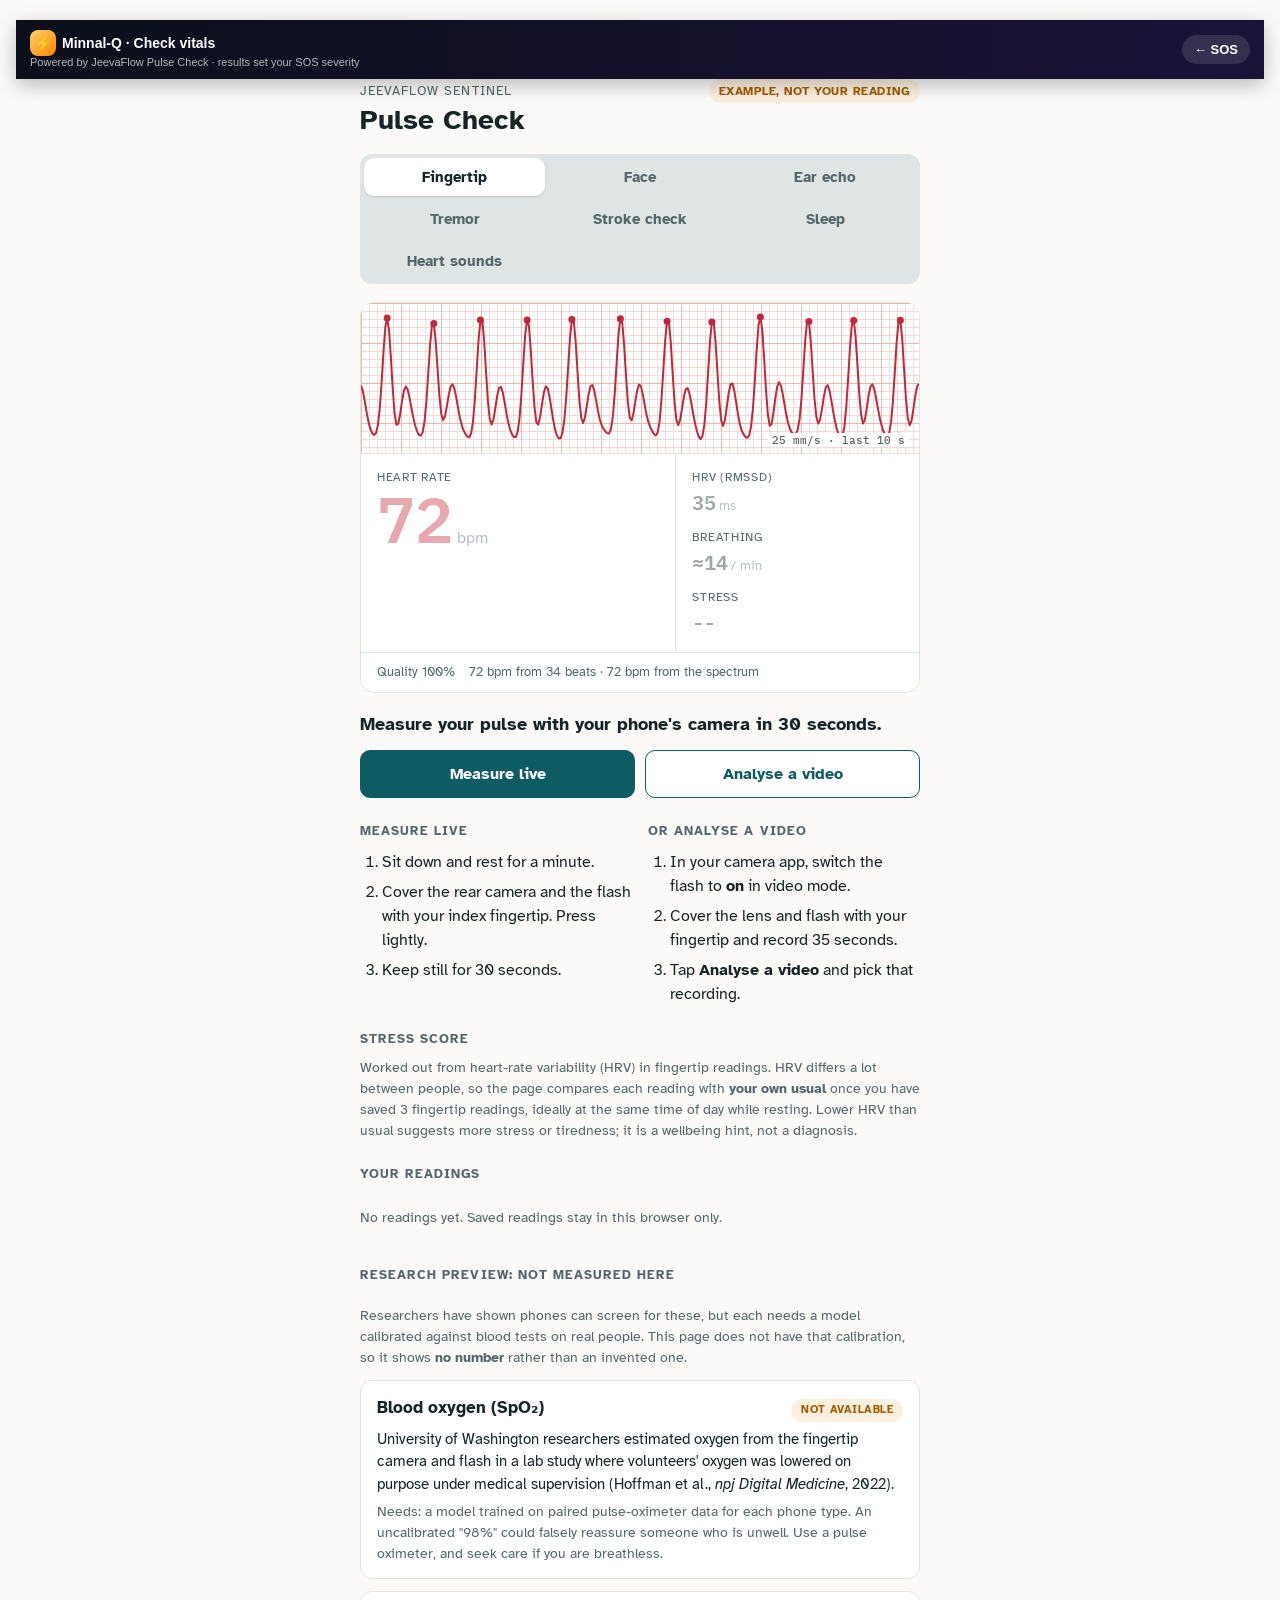
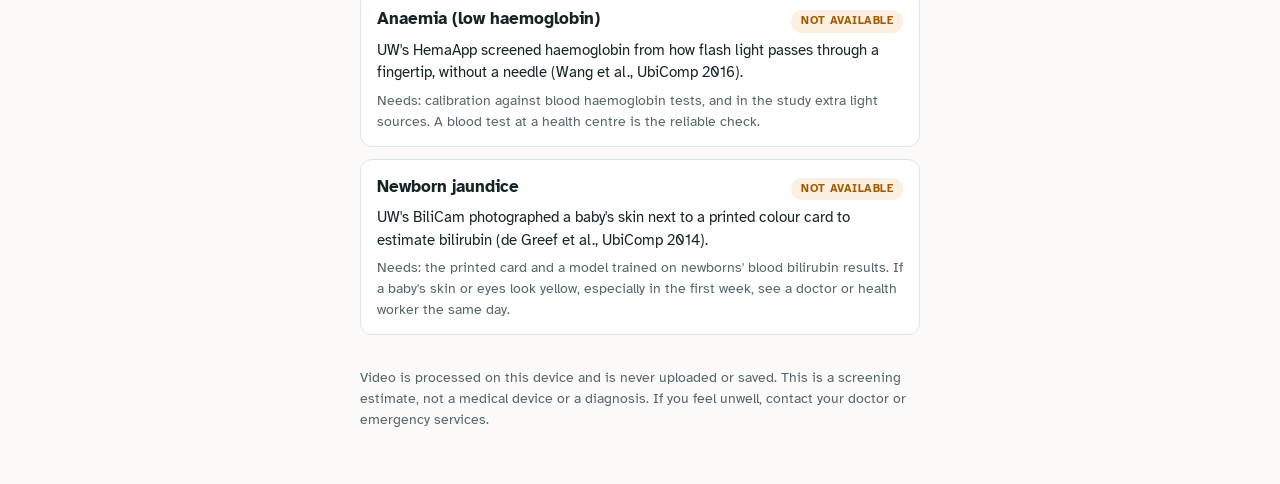
<file: web/jeeva/index.html>
<!doctype html><html lang="en"><head><meta charset="utf-8"><meta name="viewport" content="width=device-width,initial-scale=1,viewport-fit=cover"><style>:root{color-scheme:light;padding-top:env(safe-area-inset-top,0px);padding-bottom:env(safe-area-inset-bottom,0px)}body{margin:0;font:14px system-ui,sans-serif}img{max-width:100%}[hidden]{display:none!important}</style></head><body>
<title>JeevaFlow Pulse Check</title>
<meta name="claude:viewport-fit-sides" content="cover">
<link rel="preconnect" href="https://fonts.googleapis.com">
<link rel="preconnect" href="https://fonts.gstatic.com" crossorigin>
<link rel="stylesheet" href="https://fonts.googleapis.com/css2?family=Atkinson+Hyperlegible:wght@400;700&family=IBM+Plex+Mono:wght@500;600&display=swap">
<style>
  /* Layout: one narrow instrument column. The trace sits on ECG grid
     paper; readings use a monospaced readout face. */
  :root {
    --paper: #fbfaf8;
    --surface: #ffffff;
    --ink: #172426;
    --muted: #55666a;
    --line: #dfe5e4;
    --grid-minor: #f6dcd6;
    --grid-major: #ebb8ad;
    --trace: #c2263b;
    --accent: #0d5c63;
    --accent-ink: #ffffff;
    --accent-soft: #e2f0ef;
    --good: #1d7a46;
    --warn: #a35b00;
    --warn-soft: #fbf0e0;
    --good-soft: #e3f3e9;
    --bad: #b3261e;
    --bad-soft: #fbe7e5;
    --font-body: "Atkinson Hyperlegible", "Segoe UI", system-ui, sans-serif;
    --font-read: "IBM Plex Mono", ui-monospace, "SF Mono", Menlo, monospace;
  }
  @media (prefers-color-scheme: dark) {
    :root:not([data-theme="light"]) {
      --paper: #0f1719; --surface: #152125; --ink: #e7eeed; --muted: #9db0b2; --line: #26363a;
      --grid-minor: #1d2a2d; --grid-major: #2f4246; --trace: #ff6b7d; --accent: #5cc3c9; --accent-ink: #0c1f22;
      --accent-soft: #173438; --good: #5fd18f; --warn: #f2b45a; --warn-soft: #2e2617;
      --good-soft: #15301f; --bad: #ff8a80; --bad-soft: #3a1c1a; color-scheme: dark;
    }
  }
  :root[data-theme="dark"] {
    --paper: #0f1719; --surface: #152125; --ink: #e7eeed; --muted: #9db0b2; --line: #26363a;
    --grid-minor: #1d2a2d; --grid-major: #2f4246; --trace: #ff6b7d; --accent: #5cc3c9; --accent-ink: #0c1f22;
    --accent-soft: #173438; --good: #5fd18f; --warn: #f2b45a; --warn-soft: #2e2617;
      --good-soft: #15301f; --bad: #ff8a80; --bad-soft: #3a1c1a; color-scheme: dark;
  }

  body {
    background: var(--paper);
    color: var(--ink);
    font: 16px/1.5 var(--font-body);
    padding-left: max(16px, env(safe-area-inset-left, 0px));
    padding-right: max(16px, env(safe-area-inset-right, 0px));
    padding-block: 20px 40px;
  }
  .wrap { max-width: 560px; margin: 0 auto; display: grid; gap: 18px; }

  header { display: flex; align-items: baseline; justify-content: space-between; gap: 12px; flex-wrap: wrap; }
  .brand { font-size: 13px; letter-spacing: .08em; text-transform: uppercase; color: var(--muted); }
  h1 { margin: 2px 0 0; font-size: 28px; line-height: 1.15; text-wrap: balance; }
  .chip {
    display: inline-flex; align-items: center; gap: 6px; padding: 3px 10px; border-radius: 999px;
    font-size: 12px; letter-spacing: .04em; text-transform: uppercase; font-weight: 700;
    background: var(--accent-soft); color: var(--accent);
  }
  .chip.warn { background: var(--warn-soft); color: var(--warn); }
  .chip.good { background: var(--accent-soft); color: var(--good); }

  .instrument { background: var(--surface); border: 1px solid var(--line); border-radius: 14px; overflow: hidden; }
  .strip { position: relative; height: 150px; }
  .strip canvas { position: absolute; inset: 0; width: 100%; height: 100%; display: block; }
  .strip .scale {
    position: absolute; right: 10px; bottom: 6px; font: 500 11px var(--font-read); color: var(--muted);
    background: var(--surface); padding: 0 4px; border-radius: 4px;
  }
  .readout { display: grid; grid-template-columns: 1.3fr 1fr; gap: 0; border-top: 1px solid var(--line); }
  .bpm { padding: 14px 16px; border-right: 1px solid var(--line); min-width: 0; }
  .label { font-size: 12px; letter-spacing: .06em; text-transform: uppercase; color: var(--muted); }
  .big { font: 600 64px/1 var(--font-read); color: var(--trace); font-variant-numeric: tabular-nums; }
  .big small { font: 500 16px var(--font-body); color: var(--muted); margin-left: 4px; }
  .minor { display: grid; align-content: center; gap: 10px; padding: 14px 16px; min-width: 0; }
  .minor div { display: grid; }
  .minor b { font: 600 20px var(--font-read); font-variant-numeric: tabular-nums; }
  .minor b span { font: 400 13px var(--font-body); color: var(--muted); margin-left: 3px; }
  .meta { display: flex; flex-wrap: wrap; gap: 8px 14px; padding: 10px 16px; border-top: 1px solid var(--line); font-size: 13px; color: var(--muted); }

  .panel { display: grid; gap: 12px; }
  .status { font-size: 18px; font-weight: 700; text-wrap: balance; min-height: 1.5em; }
  .progress { height: 8px; background: var(--line); border-radius: 99px; overflow: hidden; }
  .progress i { display: block; height: 100%; width: 0%; background: var(--trace); transition: width .3s linear; }

  .actions { display: grid; grid-template-columns: 1fr 1fr; gap: 10px; }
  button, .filebtn {
    font: 700 16px var(--font-body); border-radius: 10px; padding: 13px 14px; cursor: pointer;
    border: 1.5px solid var(--accent); background: var(--surface); color: var(--accent); text-align: center;
  }
  button.primary { background: var(--accent); color: var(--accent-ink); }
  button:disabled { opacity: .5; cursor: default; }
  button:focus-visible, .filebtn:focus-within { outline: 3px solid var(--trace); outline-offset: 2px; }
  .filebtn { position: relative; display: block; }
  .filebtn input { position: absolute; inset: 0; opacity: 0; cursor: pointer; width: 100%; }
  button.quiet { border-color: var(--line); color: var(--ink); }

  .notice { border-radius: 10px; padding: 12px 14px; background: var(--warn-soft); color: var(--ink); font-size: 15px; }
  .notice b { color: var(--warn); }
  .verdict { border-radius: 12px; padding: 14px 16px; border-left: 6px solid var(--muted); background: var(--paper); }
  .verdict strong { display: block; font-size: 22px; line-height: 1.2; }
  .verdict p { margin: 6px 0 0; font-size: 15px; }
  .verdict .fine { margin-top: 8px; }
  .verdict.clear { background: var(--good-soft); border-color: var(--good); }
  .verdict.clear strong { color: var(--good); }
  .verdict.unclear { background: var(--warn-soft); border-color: var(--warn); }
  .verdict.unclear strong { color: var(--warn); }
  .verdict.flat { background: var(--bad-soft); border-color: var(--bad); }
  .verdict.flat strong { color: var(--bad); }
  .chip.bad { background: var(--bad-soft); color: var(--bad); }
  .tacho { display: block; width: 100%; height: 64px; margin-top: 10px; overflow: visible; }
  .tacho circle { fill: var(--trace); }
  .tacho line { stroke: var(--line); stroke-width: 1; }
  .verdict .conf { display: flex; flex-wrap: wrap; gap: 6px; margin-top: 10px; }
  .instrument.example .big, .instrument.example .minor b { opacity: .4; }

  section h2 { font-size: 13px; letter-spacing: .08em; text-transform: uppercase; color: var(--muted); margin: 6px 0 8px; }
  ol.steps { margin: 0; padding-left: 22px; display: grid; gap: 6px; }
  .howto { display: grid; grid-template-columns: repeat(auto-fit, minmax(190px, 1fr)); gap: 12px; margin: 0; }
  .howto figure { margin: 0; background: var(--surface); border: 1px solid var(--line); border-radius: 12px; padding: 10px; }
  .howto figcaption { font-weight: 700; font-size: 15px; margin-bottom: 6px; }
  .howto svg { display: block; width: 100%; height: auto; }
  .ill { fill: none; stroke: var(--ink); stroke-width: 1.5; stroke-linejoin: round; stroke-linecap: round; }
  .ill .paper { fill: var(--paper); }
  .ill .phone { fill: var(--accent-soft); stroke: var(--accent); }
  .ill .screen { fill: var(--surface); stroke: var(--accent); stroke-width: 1; }
  .ill .tape { fill: var(--warn-soft); stroke: var(--warn); stroke-width: 1; }
  .ill .hole { fill: var(--ink); stroke: none; }
  .ill .lead { stroke: var(--muted); stroke-width: 1; }
  .ill .edge { stroke: var(--trace); stroke-width: 2; stroke-dasharray: 5 4; }
  .ill .arrow { stroke: var(--accent); stroke-width: 2; }
  .ill text { fill: var(--ink); stroke: none; font: 11px var(--font-body); }
  .ill text.em { fill: var(--trace); font-weight: 700; }
  .two { display: grid; grid-template-columns: 1fr 1fr; gap: 16px; }
  .two > div { min-width: 0; }
  .fine { font-size: 14px; color: var(--muted); }

  table { width: 100%; border-collapse: collapse; font-size: 15px; }
  td, th { text-align: left; padding: 8px 4px; border-bottom: 1px solid var(--line); }
  th { font-size: 12px; letter-spacing: .06em; text-transform: uppercase; color: var(--muted); font-weight: 400; }
  td.num { font-family: var(--font-read); font-variant-numeric: tabular-nums; }
  .histhead { display: flex; justify-content: space-between; align-items: center; gap: 8px; }
  .histhead button { padding: 6px 10px; font-size: 14px; }
  .confirm { display: flex; gap: 8px; align-items: center; flex-wrap: wrap; font-size: 14px; }

  [hidden] { display: none !important; }
  a.callbtn { background: var(--bad); border-color: var(--bad); color: var(--paper); font-size: 18px; }
  .stepper { list-style: none; margin: 0; padding: 0; display: grid; grid-template-columns: repeat(4, 1fr); gap: 4px; }
  .stepper li { text-align: center; font-size: 13px; font-weight: 700; padding: 8px 2px; border-radius: 8px; background: var(--line); color: var(--muted); }
  .stepper li.done { background: var(--good-soft); color: var(--good); }
  .stepper li.sign { background: var(--bad-soft); color: var(--bad); }
  .bars { display: grid; gap: 6px; margin-top: 10px; }
  .bars div { display: grid; grid-template-columns: 74px 1fr 64px; gap: 8px; align-items: center; font-size: 14px; }
  .bars span.track { height: 12px; background: var(--line); border-radius: 99px; overflow: hidden; }
  .bars span.track i { display: block; height: 100%; background: var(--good); border-radius: 99px; }
  .bars span.track i.bad { background: var(--bad); }
  .bars b { font: 600 14px var(--font-read); text-align: right; }
  .heard { font-style: italic; }
  .verdict.overall strong { font-size: 26px; }
  .tally { margin: 10px 0 0; padding: 0; list-style: none; display: grid; gap: 6px; font-size: 16px; }
  .tally li { display: flex; gap: 8px; align-items: baseline; }
  .tally li b { min-width: 74px; }
  .mini { font-size: 15px; font-weight: 700; min-height: 1.4em; }
  .card .actions { margin-top: 4px; }
  .card .verdict { margin-top: 4px; }
  .result-line { font: 600 15px var(--font-read); }
  .say { font-size: 20px; font-weight: 700; padding: 10px 12px; border-radius: 10px; background: var(--paper); border: 1px dashed var(--line); }
  .facecam canvas.marks { position: absolute; inset: 0; width: 100%; height: 100%; transform: scaleX(-1); }
  .dim { position: fixed; inset: 0; background: #000; color: #333; display: grid; place-items: center; font-size: 15px; z-index: 50; }
  .bigprompt { font-size: 26px; font-weight: 700; text-align: center; padding: 18px 10px; border-radius: 12px; background: var(--accent-soft); color: var(--accent); }
  .stack { display: grid; gap: 18px; }
  .strip.tall { height: 220px; }
  .sides { display: grid; grid-template-columns: 1fr 1fr; gap: 10px; }
  .sides button[aria-checked="true"] { background: var(--accent); color: var(--accent-ink); }
  a.filebtn { text-decoration: none; }
  .spotpick { display: grid; grid-template-columns: minmax(150px, 220px) 1fr; gap: 14px; align-items: center; }
  @media (max-width: 520px) { .spotpick { grid-template-columns: 1fr; } #hsChest { max-width: 240px; margin: 0 auto; } }
  #hsChest { width: 100%; height: auto; display: block; }
  #hsChest .torso { fill: var(--paper); stroke: var(--line); stroke-width: 2; }
  #hsChest .bone { fill: none; stroke: var(--muted); stroke-width: 2; opacity: .5; }
  #hsChest rect.bone { fill: var(--line); }
  #hsChest .rib { fill: none; stroke: var(--line); stroke-width: 1.5; }
  #hsChest .nipple { fill: none; stroke: var(--muted); opacity: .5; }
  #hsChest g circle { fill: var(--surface); stroke: var(--accent); stroke-width: 2.5; }
  #hsChest g text, #hsChest .side { font: 600 10px system-ui, sans-serif; fill: var(--muted); }
  #hsChest g.on circle { fill: var(--accent); }
  #hsChest g.on text { fill: var(--accent); }
  .spots { display: grid; grid-template-columns: repeat(2, 1fr); gap: 8px; }
  .spots button[aria-checked="true"] { background: var(--accent); color: var(--accent-ink); }
  .spots button.done::after { content: " ✓"; }
  .bars span.track i.warn { background: var(--warn); }
  #hsMurmurBar { margin-top: 0; }
  #hsMurmurBar span.track { display: block; }
  .tally span.good { color: var(--good); } .tally span.warn { color: var(--warn); } .tally span.bad { color: var(--bad); font-weight: 700; }
  .samplecard { display: grid; gap: 4px; padding: 12px 14px; border: 1px solid var(--line); border-radius: 12px; background: var(--surface); margin-bottom: 10px; }
  .samplecard .actions { margin-top: 6px; }
  .meter { display: grid; gap: 4px; }
  .meter .bar { position: relative; height: 14px; background: var(--line); border-radius: 99px; overflow: hidden; }
  .meter .bar i { position: absolute; inset: 0 auto 0 0; width: 0%; background: var(--accent); transition: width .08s linear; }
  .meter .bar b { position: absolute; top: 0; bottom: 0; width: 2px; background: var(--trace); left: 0%; }
  .meter .fine { display: flex; justify-content: space-between; gap: 8px; flex-wrap: wrap; }
  .tabs { display: grid; grid-template-columns: 1fr 1fr 1fr; gap: 4px; padding: 4px; background: var(--line); border-radius: 12px; }
  .tabs button { border: 0; background: transparent; color: var(--muted); padding: 10px 8px; font-size: 15px; }
  .tabs button[aria-selected="true"] { background: var(--surface); color: var(--ink); box-shadow: 0 1px 2px rgb(0 0 0 / .12); }

  .facecam { position: relative; width: min(100%, 300px); aspect-ratio: 3 / 4; margin: 0 auto; border-radius: 14px; overflow: hidden; background: #000; }
  .facecam video { width: 100%; height: 100%; object-fit: cover; transform: scaleX(-1); display: block; }
  .facecam svg { position: absolute; inset: 0; width: 100%; height: 100%; }
  .facecam ellipse { fill: none; stroke: #fff; stroke-width: 1.2; stroke-dasharray: 3 2; }
  .facecam.locked ellipse { stroke: #5fd18f; stroke-dasharray: none; }

  .research { display: grid; gap: 12px; }
  .card { border: 1px solid var(--line); border-radius: 12px; padding: 14px 16px; background: var(--surface); display: grid; gap: 6px; }
  .card h3 { margin: 0; font-size: 17px; display: flex; justify-content: space-between; gap: 8px; align-items: baseline; flex-wrap: wrap; }
  .card p { margin: 0; font-size: 15px; }
  .card .why { color: var(--muted); font-size: 14px; }
  .card .chip { font-size: 11px; }

  video.hiddenvideo { position: fixed; width: 2px; height: 2px; opacity: 0; pointer-events: none; left: 0; top: 0; }

  @media (max-width: 460px) {
    .readout { grid-template-columns: 1fr; }
    .bpm { border-right: 0; border-bottom: 1px solid var(--line); }
    .minor { grid-template-columns: 1fr 1fr; }
    .actions, .two { grid-template-columns: 1fr; }
    .minor { grid-template-columns: 1fr 1fr 1fr; }
    .big { font-size: 56px; }
  }
  @media (prefers-reduced-motion: reduce) { .progress i { transition: none; } }
</style>

<div class="wrap">
  <header>
    <div>
      <div class="brand">JeevaFlow Sentinel</div>
      <h1>Pulse Check</h1>
    </div>
    <span class="chip" id="modeChip">Example reading</span>
  </header>

  <div class="tabs" role="tablist" aria-label="How to measure">
    <button type="button" role="tab" id="tabFinger" aria-selected="true">Fingertip</button>
    <button type="button" role="tab" id="tabFace" aria-selected="false">Face</button>
    <button type="button" role="tab" id="tabEar" aria-selected="false">Ear echo</button>
    <button type="button" role="tab" id="tabTremor" aria-selected="false">Tremor</button>
    <button type="button" role="tab" id="tabStroke" aria-selected="false">Stroke check</button>
    <button type="button" role="tab" id="tabSleep" aria-selected="false">Sleep</button>
    <button type="button" role="tab" id="tabHeart" aria-selected="false">Heart sounds</button>
  </div>

  <div class="stack" id="pulseUi">
  <div class="facecam" id="facecam" hidden>
    <svg viewBox="0 0 100 133" preserveAspectRatio="none" aria-hidden="true"><ellipse cx="50" cy="60" rx="22" ry="42.5"/></svg>
  </div>

  <div class="instrument" aria-live="polite">
    <div class="verdict" id="rhythmBox" hidden><strong id="rhythmHead"></strong><p id="rhythmText"></p>
      <svg class="tacho" id="rhythmPlot" viewBox="0 0 300 64" preserveAspectRatio="none" role="img" aria-label="Time between beats, one dot per beat"></svg>
      <p class="fine" id="rhythmPlotNote"></p>
      <p class="fine">Screening hint from the time between beats, not an ECG. The cut-offs have not yet been checked against ECGs;
      only an ECG can confirm atrial fibrillation.</p></div>
    <div class="strip">
      <canvas id="trace" aria-label="Pulse wave"></canvas>
      <span class="scale" id="scale">25 mm/s · last 10 s</span>
    </div>
    <div class="readout">
      <div class="bpm">
        <div class="label">Heart rate</div>
        <div class="big"><span id="bpm">72</span><small>bpm</small></div>
      </div>
      <div class="minor">
        <div><span class="label">HRV (RMSSD)</span><b id="hrv">35<span>ms</span></b></div>
        <div><span class="label">Breathing</span><b id="resp">≈14<span>/ min</span></b></div>
        <div><span class="label">Stress</span><b id="stress">--</b></div>
      </div>
    </div>
    <div class="meta" id="meta">
      <span>Quality 100%</span><span>72 bpm from 34 beats · 72 bpm from the spectrum</span>
    </div>
  </div>

  <div class="panel">
    <div class="status" id="status">Measure your pulse with your phone's camera in 30 seconds.</div>
    <div class="progress" id="progressWrap" hidden><i id="progress"></i></div>
    <div class="notice" id="notice" hidden></div>
    <div class="actions" id="actions">
      <button class="primary" id="liveBtn" type="button">Measure live</button>
      <label class="filebtn" id="videoBtn">Analyse a video
        <input id="videoInput" type="file" accept="video/*" capture="environment" aria-label="Record or choose a 30-second video">
      </label>
    </div>
    <div class="actions" id="runActions" hidden>
      <button class="quiet" id="cancelBtn" type="button">Cancel</button>
    </div>
    <div class="actions" id="resultActions" hidden>
      <button class="primary" id="saveBtn" type="button">Save reading</button>
      <button id="againBtn" type="button">Measure again</button>
    </div>
  </div>

  <section class="two" id="fingerSteps">
    <div>
      <h2>Measure live</h2>
      <ol class="steps">
        <li>Sit down and rest for a minute.</li>
        <li>Cover the rear camera and the flash with your index fingertip. Press lightly.</li>
        <li>Keep still for 30 seconds.</li>
      </ol>
    </div>
    <div>
      <h2>Or analyse a video</h2>
      <ol class="steps">
        <li>In your camera app, switch the flash to <b>on</b> in video mode.</li>
        <li>Cover the lens and flash with your fingertip and record 35 seconds.</li>
        <li>Tap <b>Analyse a video</b> and pick that recording.</li>
      </ol>
    </div>
  </section>

  <section class="two" id="faceSteps" hidden>
    <div>
      <h2>Measure live</h2>
      <ol class="steps">
        <li>Face a window or a lamp so your face is evenly lit.</li>
        <li>Rest the phone on a table or hold it steady at arm's length.</li>
        <li>Keep your face in the oval and stay still, without talking, for 30 seconds.</li>
      </ol>
    </div>
    <div>
      <h2>Or analyse a video</h2>
      <ol class="steps">
        <li>Record a 35-second selfie video in good light, keeping still.</li>
        <li>Keep your face in the middle of the frame.</li>
        <li>Tap <b>Analyse a video</b> and pick that recording.</li>
      </ol>
      <p class="fine">Face readings give heart rate only. Beat timing from a face is too blurry for HRV, so stress uses fingertip readings.</p>
    </div>
  </section>

  <section>
    <h2>Stress score</h2>
    <p class="fine" style="margin:0">
      Worked out from heart-rate variability (HRV) in fingertip readings. HRV differs a lot between people, so the page
      compares each reading with <b>your own usual</b> once you have saved 3 fingertip readings, ideally at the same time
      of day while resting. Lower HRV than usual suggests more stress or tiredness; it is a wellbeing hint, not a diagnosis.
    </p>
  </section>

  <section>
    <div class="histhead">
      <h2>Your readings</h2>
      <button class="quiet" id="clearBtn" type="button" hidden>Delete all</button>
    </div>
    <div class="confirm" id="clearConfirm" hidden>
      Delete every reading saved in this browser?
      <button class="primary" id="clearYes" type="button">Delete</button>
      <button class="quiet" id="clearNo" type="button">Keep</button>
    </div>
    <table id="history" hidden>
      <thead><tr><th>When</th><th>How</th><th>Heart rate</th><th>HRV</th><th>Rhythm</th></tr></thead>
      <tbody></tbody>
    </table>
    <p class="fine" id="noHistory">No readings yet. Saved readings stay in this browser only.</p>
  </section>

  </div>

  <div class="stack" id="earUi" hidden>
    <div class="instrument" aria-live="polite">
      <div class="verdict" id="earVerdict" hidden><strong id="earVerdictHead"></strong><p id="earVerdictText"></p>
        <div class="conf" id="earVerdictConf"></div>
        <p class="fine">Screening hint, not a diagnosis. It is read from the dip depth (clear ≥ 5 dB, flat &lt; 2.5 dB).
        These cut-offs have not yet been checked against ears examined by a doctor, and the hint is only meaningful with the paper cone.</p></div>
      <div class="strip tall"><canvas id="echo" aria-label="Echo curve: loudness of the echo across frequencies"></canvas></div>
      <div class="readout">
        <div class="bpm">
          <div class="label">Deepest dip</div>
          <div class="big"><span id="dipDb">--</span><small>dB</small></div>
          <div class="fine" id="dipHz">at -- kHz</div>
        </div>
        <div class="minor">
          <div><span class="label">Chirps heard</span><b id="chirps">--</b></div>
          <div><span class="label">Above room noise</span><b id="snr">--<span>dB</span></b></div>
        </div>
      </div>
      <div class="meta" id="earMeta"><span>No ear check yet</span></div>
    </div>

    <div class="panel">
      <div class="sides" role="radiogroup" aria-label="Which ear">
        <button type="button" role="radio" id="sideLeft" aria-checked="true">Left ear</button>
        <button type="button" role="radio" id="sideRight" aria-checked="false">Right ear</button>
      </div>
      <div class="status" id="earStatus">Check how the eardrum echoes sound, with a paper cone and 5 seconds of chirps.</div>
      <div class="progress" id="earProgressWrap" hidden><i id="earProgress"></i></div>
      <div class="meter" id="micMeter" hidden aria-live="off">
        <div class="bar" role="meter" aria-label="Microphone level" aria-valuemin="-80" aria-valuemax="0" id="micBar"><i id="micNow"></i><b id="micPeak"></b></div>
        <div class="fine"><span id="micText">Microphone: --</span><span id="micHint"></span></div>
      </div>
      <div class="notice" id="earNotice" hidden></div>
      <div class="actions" id="earActions">
        <button class="primary" id="earBtn" type="button">Start ear check</button>
        <a class="filebtn" id="coneLink" download="jeevaflow-ear-cone.svg" href="#">Download paper cone</a>
      </div>
      <div class="actions" id="earRunActions" hidden>
        <button class="quiet" id="earCancel" type="button">Stop</button>
      </div>
      <div class="actions" id="earResult" hidden>
        <button class="primary" id="earSave" type="button">Save check</button>
        <button id="earAgain" type="button">Check again</button>
      </div>
    </div>

    <section aria-labelledby="coneHowHead">
      <h2 id="coneHowHead">How to put the cone on the phone</h2>
      <div class="howto">
        <figure>
          <figcaption>1 · Cut and roll</figcaption>
          <svg class="ill" viewBox="0 0 200 220" role="img" aria-label="The printed paper fan is rolled into a cone with a narrow 8 millimetre tip">
            <path class="paper" d="M 108.66 25 L 169.28 60 A 80 80 0 0 1 30.72 60 L 91.34 25 A 10 10 0 0 0 108.66 25 Z"/>
            <text x="100" y="72" text-anchor="middle">printed shape</text>
            <path class="arrow" d="M 100 108 V 128 M 93 121 L 100 128 L 107 121"/>
            <text x="110" y="122">roll &amp; tape</text>
            <path class="paper" d="M 66 142 L 97 205 L 103 205 L 134 142"/>
            <ellipse class="paper" cx="100" cy="142" rx="34" ry="7"/>
            <text x="140" y="146">wide end</text>
            <path class="lead" d="M 106 205 L 128 205"/>
            <text x="131" y="209">8 mm tip</text>
          </svg>
        </figure>
        <figure>
          <figcaption>2 · Tape it on the bottom edge</figcaption>
          <svg class="ill" viewBox="0 0 200 220" role="img" aria-label="The wide end of the cone is taped over the bottom edge of the phone, the tip pointing away from the phone">
            <rect class="phone" x="55" y="8" width="90" height="132" rx="12"/>
            <rect class="screen" x="62" y="18" width="76" height="108" rx="4"/>
            <text x="100" y="76" text-anchor="middle">screen</text>
            <path class="paper" d="M 55 140 L 145 140 L 103 208 L 97 208 Z"/>
            <rect class="tape" x="44" y="130" width="26" height="18" rx="2" transform="rotate(-18 57 139)"/>
            <rect class="tape" x="130" y="130" width="26" height="18" rx="2" transform="rotate(18 143 139)"/>
            <path class="lead" d="M 154 140 L 170 150"/><text x="160" y="162">tape</text>
            <path class="lead" d="M 104 200 L 124 200"/><text x="127" y="204">tip → ear</text>
            <path class="lead" d="M 42 132 L 55 140"/><text x="6" y="116">bottom</text><text x="6" y="129">edge</text>
          </svg>
        </figure>
        <figure>
          <figcaption>Look at the bottom edge</figcaption>
          <svg class="ill" viewBox="0 0 200 220" role="img" aria-label="Seen from below, the microphone hole and the speaker grille must both be inside the cone's opening">
            <text x="100" y="22" text-anchor="middle">phone seen from below</text>
            <rect class="phone" x="20" y="96" width="160" height="22" rx="11"/>
            <circle class="hole" cx="48" cy="107" r="2.5"/>
            <rect class="hole" x="88" y="103" width="24" height="8" rx="4"/>
            <circle class="hole" cx="132" cy="107" r="1.8"/><circle class="hole" cx="139" cy="107" r="1.8"/>
            <circle class="hole" cx="146" cy="107" r="1.8"/><circle class="hole" cx="153" cy="107" r="1.8"/><circle class="hole" cx="160" cy="107" r="1.8"/>
            <path class="lead" d="M 48 103 L 40 62"/><text x="16" y="56">microphone</text>
            <path class="lead" d="M 100 103 L 100 76"/><text x="100" y="70" text-anchor="middle">port</text>
            <path class="lead" d="M 146 103 L 154 62"/><text x="134" y="56">speaker</text>
            <ellipse class="edge" cx="100" cy="107" rx="90" ry="26"/>
            <text class="em" x="100" y="152" text-anchor="middle">cone opening: both holes inside</text>
            <text x="100" y="172" text-anchor="middle">Seal the gaps with tape.</text>
            <text x="100" y="188" text-anchor="middle">Your phone may have the holes</text>
            <text x="100" y="202" text-anchor="middle">the other way round. Cover both.</text>
          </svg>
        </figure>
        <figure>
          <figcaption>3 · Rest the tip at the ear</figcaption>
          <svg class="ill" viewBox="0 0 200 220" role="img" aria-label="The phone is held sideways with the cone tip resting at the opening of the ear canal, not pushed in">
            <rect class="phone" x="4" y="92" width="96" height="46" rx="8"/>
            <rect class="screen" x="12" y="98" width="80" height="34" rx="3"/>
            <path class="paper" d="M 100 92 L 100 138 L 158 117 L 158 113 Z"/>
            <rect class="tape" x="94" y="86" width="12" height="10" rx="2"/>
            <rect class="tape" x="94" y="134" width="12" height="10" rx="2"/>
            <path d="M 176 58 C 206 58 214 96 203 120 C 196 136 199 160 180 166 C 170 169 165 160 170 151"/>
            <path d="M 181 80 C 196 84 198 104 189 114 C 183 120 185 132 178 138"/>
            <ellipse class="hole" cx="166" cy="115" rx="4" ry="6"/>
            <path class="lead" d="M 166 124 L 150 176"/>
            <text class="em" x="80" y="188">rest it here</text>
            <text class="em" x="80" y="202">never push it in</text>
            <text x="150" y="44">ear</text>
          </svg>
        </figure>
      </div>
    </section>

    <section class="two">
      <div>
        <h2>Make the cone</h2>
        <p class="fine" style="margin:0 0 8px"><b>The cone is needed.</b> Without it the chirps spread into the room and the
          tiny echo from the eardrum is drowned out by the direct sound and by echoes from the face and walls, so the curve
          comes out flat and would look like fluid.</p>
        <ol class="steps">
          <li>Download the cone and print it at 100% size. The scale bar should measure 5 cm.</li>
          <li>Cut it out and roll it so the narrow end is about 8 mm across. Tape it along the glue tab.</li>
          <li>Squeeze the wide end flat over the bottom edge of the phone so it covers both the speaker and the microphone, and tape it to the front and back with no gaps.</li>
        </ol>
      </div>
      <div>
        <h2>Check an ear</h2>
        <ol class="steps">
          <li>Find a quiet room. Set the phone volume to about half and disconnect Bluetooth earphones.</li>
          <li>Rest the narrow end gently at the opening of the ear. <b>Never push it into the ear.</b></li>
          <li>Tap <b>Start ear check</b> and keep still for 5 seconds of soft chirps. Stop if the child is upset.</li>
        </ol>
      </div>
    </section>

    <section>
      <h2>What the curve means</h2>
      <p class="fine" style="margin:0 0 8px">
        A healthy eardrum vibrates and absorbs part of the sound, which shows as a <b>dip</b> in the curve. Fluid behind
        the eardrum stiffens it and tends to flatten the dip (University of Washington, Chan et al.,
        <i>Science Translational Medicine</i>, 2019).
      </p>
      <p class="fine" style="margin:0">
        The coloured result is a <b>provisional</b> reading of the dip: a clear dip shows green, a flat curve red, and one ear
        much flatter than the other is pointed out. The cut-offs have <b>not</b> yet been calibrated against ears checked by a
        doctor, so a green result does not rule out an infection. The curve is most useful for comparing the two ears, or the same ear over days, on the same
        phone. Curves from different phones cannot be compared. Works best in Chrome on Android; on some iPhones the
        sound may come from the top earpiece while the microphone is on, and the chirps may not be heard.
      </p>
    </section>

    <section>
      <div class="histhead">
        <h2>Your ear checks</h2>
        <button class="quiet" id="earClear" type="button" hidden>Delete all</button>
      </div>
      <div class="confirm" id="earClearConfirm" hidden>
        Delete every ear check saved in this browser?
        <button class="primary" id="earClearYes" type="button">Delete</button>
        <button class="quiet" id="earClearNo" type="button">Keep</button>
      </div>
      <table id="earHistory" hidden>
        <thead><tr><th>When</th><th>Ear</th><th>Dip at</th><th>Depth</th><th>Result</th></tr></thead>
        <tbody></tbody>
      </table>
      <p class="fine" id="earNoHistory">No ear checks yet. Saved checks stay in this browser only.</p>
    </section>

    <div class="notice">
      <b>Not a diagnosis.</b> See a doctor if a child has ear pain, fever, fluid coming from the ear, trouble hearing,
      or seems unwell, whatever this curve shows. Sound is processed on this device and never uploaded or saved.
    </div>
  </div>

  <div class="stack" id="tremorUi" hidden>
    <div class="instrument" aria-live="polite">
      <div class="verdict" id="trVerdict" hidden><strong id="trHead"></strong><p id="trText"></p>
        <p class="fine">Measured with the phone's motion sensor. The strength cut-offs are provisional and have not yet been
        checked against a neurologist's assessment. Not a diagnosis.</p></div>
      <div class="strip"><canvas id="trTrace" aria-label="Hand shaking"></canvas><span class="scale" id="trScale">shaking · last 5 s</span></div>
      <div class="readout">
        <div class="bpm">
          <div class="label">Shake speed</div>
          <div class="big"><span id="trHz">--</span><small>per second</small></div>
        </div>
        <div class="minor">
          <div><span class="label">Strength</span><b id="trRms">--<span>m/s²</span></b></div>
          <div><span class="label">Size</span><b id="trMm">--<span>mm</span></b></div>
          <div><span class="label">Steady rhythm</span><b id="trRhythm">--</b></div>
        </div>
      </div>
      <div class="meta" id="trMeta"><span>No tremor check yet</span></div>
    </div>
    <div class="panel">
      <div class="sides" role="radiogroup" aria-label="Which hand">
        <button type="button" role="radio" id="trLeft" aria-checked="false">Left hand</button>
        <button type="button" role="radio" id="trRight" aria-checked="true">Right hand</button>
      </div>
      <div class="sides" role="radiogroup" aria-label="Hand position">
        <button type="button" role="radio" id="trRest" aria-checked="true">Resting on lap</button>
        <button type="button" role="radio" id="trOut" aria-checked="false">Arm held out</button>
      </div>
      <div class="status" id="trStatus">Hold the phone in one hand for 20 seconds to measure any shaking.</div>
      <div class="progress" id="trProgressWrap" hidden><i id="trProgress"></i></div>
      <div class="notice" id="trNotice" hidden></div>
      <div class="actions">
        <button class="primary" id="trStart" type="button">Start tremor check</button>
        <button class="quiet" id="trStop" type="button" hidden>Stop</button>
        <button id="trSave" type="button" hidden>Save check</button>
      </div>
    </div>
    <section class="two">
      <div>
        <h2>How to check</h2>
        <ol class="steps">
          <li>Sit down. Hold the phone loosely in one hand, screen up.</li>
          <li><b>Resting on lap:</b> rest that forearm on your thigh. <b>Arm held out:</b> stretch the arm forward.</li>
          <li>Tap Start and stay as still as you can for 20 seconds. Do not grip hard.</li>
          <li>Check both hands, in both positions. Parkinson's tremor is usually strongest at rest; essential tremor when the arm is held out.</li>
        </ol>
      </div>
      <div>
        <h2>What the numbers mean</h2>
        <p class="fine" style="margin:0">
          <b>Shake speed</b> is how many times a second the hand shakes. 4–6 is typical of Parkinson's, 4–12 of essential tremor,
          and 8–12 of the small normal tremor everyone has. <b>Strength</b> is the shaking acceleration, and <b>size</b> the
          back-and-forth distance it works out to. <b>Steady rhythm</b> shows how much of the shaking is at one speed: a tremor is
          rhythmic, a fidgeting hand is not.
        </p>
      </div>
    </section>
    <section>
      <div class="histhead"><h2>Your tremor checks</h2><button class="quiet" id="trClear" type="button" hidden>Delete all</button></div>
      <table id="trHistory" hidden>
        <thead><tr><th>When</th><th>Hand</th><th>Speed</th><th>Strength</th><th>Result</th></tr></thead>
        <tbody></tbody>
      </table>
      <p class="fine" id="trNoHistory">No tremor checks yet. Saved checks stay in this browser only.</p>
    </section>
  </div>

  <div class="stack" id="strokeUi" hidden>
    <div class="verdict flat">
      <strong>Think stroke? Call 108 now.</strong>
      <p>Don't wait for this check. A face drooping on one side, a weak arm, or slurred speech that starts suddenly needs a
      hospital within hours. Note the time the symptoms started.</p>
      <div class="actions" style="margin-top:10px"><a class="filebtn callbtn" href="tel:108">Call 108</a></div>
    </div>

    <ol class="stepper" aria-label="Progress">
      <li id="pgF">1 · Face</li><li id="pgA">2 · Arms</li><li id="pgS">3 · Speech</li><li id="pgR">Result</li>
    </ol>

    <div class="card">
      <h3>1 · Face <span class="chip" id="fChip">Not done</span></h3>
      <p>Hold the phone at arm's length in good light. Relax, then give a big smile when asked. The camera compares how
      much each side of the mouth lifts.</p>
      <div class="facecam" id="stCam" hidden><video id="stVideo" playsinline muted></video><canvas class="marks" id="stMarks"></canvas></div>
      <div class="bigprompt" id="fPrompt" hidden></div>
      <div class="mini" id="fStatus"></div>
      <div class="verdict" id="fResult" hidden><strong id="fHead"></strong><p id="fText"></p><div class="bars" id="fBars"></div></div>
      <div class="actions"><button class="primary" id="fStart" type="button">Start face check</button><button class="quiet" id="fStop" type="button" hidden>Stop</button></div>
    </div>

    <div class="card">
      <h3>2 · Arms <span class="chip" id="aChip">Not done</span></h3>
      <p>Sit up. Hold the phone flat on your palm, screen up, arm straight out in front. When the phone says so, close your
      eyes and keep still for 10 seconds; it beeps and speaks when to open them. Then do the other arm.</p>
      <div class="bigprompt" id="aPrompt" hidden></div>
      <div class="mini" id="aStatus"></div>
      <div class="verdict" id="aLeftResult" hidden><strong id="aLeftHead"></strong><p id="aLeftText"></p></div>
      <div class="verdict" id="aRightResult" hidden><strong id="aRightHead"></strong><p id="aRightText"></p></div>
      <div class="verdict" id="aResult" hidden><strong id="aHead"></strong><p id="aText"></p><div class="bars" id="aBars"></div></div>
      <div class="actions"><button id="aLeft" type="button">Test left arm</button><button id="aRight" type="button">Test right arm</button></div>
    </div>

    <div class="card">
      <h3>3 · Speech <span class="chip" id="sChip">Not done</span></h3>
      <p>Tap Start, then say this sentence out loud. The phone listens, writes down what it heard, and checks the words and
      how smoothly they came out.</p>
      <div class="say">“You can't teach an old dog new tricks.”</div>
      <div class="meter" id="sMeter" hidden><div class="bar"><i id="sLevel"></i></div><div class="fine"><span id="sMeterText">Listening…</span></div></div>
      <div class="mini" id="sStatus"></div>
      <div class="verdict" id="sResult" hidden><strong id="sHead"></strong><p id="sText"></p><p class="heard" id="sHeard"></p></div>
      <div class="actions">
        <button class="primary" id="sStart" type="button">Start speech check</button>
        <button class="quiet" id="sStop" type="button" hidden>Done speaking</button>
        <button class="quiet" id="sNone" type="button">They could not speak</button>
      </div>
      <p class="fine" style="margin:0">The speech model (about 40 MB, downloaded once) runs on this phone. Your voice is never
      uploaded or saved.</p>
    </div>

    <div class="verdict overall" id="stOverall">
      <strong id="stOverallHead">Overall result</strong>
      <p id="stOverallText">Do all three checks to see the overall result.</p>
      <ul class="tally" id="stTally"></ul>
      <div class="actions" id="stOverallActions" hidden><a class="filebtn callbtn" href="tel:108">Call 108</a><button class="quiet" id="stReset" type="button">Start over</button></div>
    </div>

    <section>
      <h2>About this check</h2>
      <p class="fine" style="margin:0">
        Face, Arms, Speech, Time (FAST) is the stroke warning sign check used by ambulance services: even one sign that
        starts suddenly is treated as a possible stroke. Here the phone measures the face (MediaPipe face landmarks), the
        arms (motion sensor) and speech (Whisper speech recognition and timing), all on this phone. The cut-offs are
        provisional and have not been checked against patients. Only a hospital scan can confirm a stroke, and
        <b>a result with no signs does not rule one out</b>. Nothing is uploaded or saved.
      </p>
    </section>
  </div>

  <div class="stack" id="sleepUi" hidden>
    <div class="instrument" aria-live="polite">
      <div class="verdict" id="slVerdict" hidden><strong id="slHead"></strong><p id="slText"></p>
        <p class="fine">Counts breathing pauses of 10 seconds or more seen by sonar. This is not a sleep study: it cannot see shallow
        breathing or oxygen levels, and its cut-offs have not been checked against one.</p></div>
      <div class="strip tall"><canvas id="slTrace" aria-label="Breathing movement"></canvas><span class="scale">breathing · last 60 s</span></div>
      <div class="readout">
        <div class="bpm">
          <div class="label">Breathing</div>
          <div class="big"><span id="slRate">--</span><small>/ min</small></div>
        </div>
        <div class="minor">
          <div><span class="label">Pauses</span><b id="slPauses">--</b></div>
          <div><span class="label">Per hour</span><b id="slPerHour">--</b></div>
          <div><span class="label">Tracked</span><b id="slTime">--</b></div>
        </div>
      </div>
      <div class="meta" id="slMeta"><span>Not started</span></div>
    </div>
    <div class="panel">
      <div class="bigprompt" id="slPrompt" hidden></div>
      <div class="status" id="slStatus">Track breathing while you sleep, with sound too high for most adults to hear.</div>
      <div class="notice" id="slNotice" hidden></div>
      <div class="actions" id="slActions">
        <button class="primary" id="slNight" type="button">Start sleep tracking</button>
        <button id="slDemo" type="button">Try it awake (90 s)</button>
      </div>
      <div class="actions" id="slRunActions" hidden>
        <button class="quiet" id="slStop" type="button">Stop</button>
        <button class="quiet" id="slDimBtn" type="button">Dim screen</button>
      </div>
      <div class="actions" id="slResultActions" hidden>
        <button class="primary" id="slSave" type="button">Save night</button>
        <button id="slAgain" type="button">Start again</button>
      </div>
    </div>
    <section class="two">
      <div>
        <h2>Set up for the night</h2>
        <ol class="steps">
          <li>Plug in the charger. The screen stays on; tap <b>Dim screen</b> to black it out.</li>
          <li>Take the phone out of its case. Set the volume to about half and disconnect earphones.</li>
          <li>Put the phone on the bed or a bedside table, within about half a metre of your chest, with the bottom edge (the speaker) pointing at you.</li>
          <li>Sleep alone in the bed if you can: a partner's breathing mixes in.</li>
        </ol>
      </div>
      <div>
        <h2>How it works</h2>
        <p class="fine" style="margin:0">
          The phone plays steady tones at 18–20 kHz and listens to their echo. Each breath moves the chest a few millimetres, which
          shifts the echo: that wobble is the breathing line above. A flat stretch of 10 seconds or more counts as a pause. Based on
          ApneaApp (Nandakumar, Gollakota &amp; Watson, MobiSys 2015). Children and pets may hear a faint hiss; stop if it bothers anyone.
          Sound is processed on this phone and never recorded or uploaded.
        </p>
      </div>
    </section>
    <section>
      <div class="histhead"><h2>Your nights</h2><button class="quiet" id="slClear" type="button" hidden>Delete all</button></div>
      <table id="slHistory" hidden>
        <thead><tr><th>Night of</th><th>Tracked</th><th>Breathing</th><th>Pauses / h</th><th>Result</th></tr></thead>
        <tbody></tbody>
      </table>
      <p class="fine" id="slNoHistory">No nights saved yet. Saved nights stay in this browser only.</p>
    </section>
    <div class="dim" id="slDim" hidden>Tracking breathing · tap to wake</div>
  </div>

  <div class="stack" id="heartUi" hidden>
    <div class="verdict" style="border-color:var(--accent)">
      <strong>Dhadkan · heart murmur check (test version)</strong>
      <p>Press the phone on the chest and it listens for a <b>heart murmur</b>: a whooshing sound between the heartbeats
      that can mean a heart valve problem, such as rheumatic heart disease, or a hole in the heart. The check was trained
      on 942 children's heart recordings labelled by heart doctors. It has <b>not yet been tested with phone microphones</b>,
      and it is a screen, not a diagnosis.</p>
    </div>
    <div class="instrument" aria-live="polite">
      <div class="verdict" id="hsVerdict" hidden><strong id="hsHead"></strong><p id="hsText"></p></div>
      <span class="chip warn" id="hsSampleTag" hidden></span>
      <div class="strip tall"><canvas id="hsTrace" aria-label="Heart sound wave with lub and dub marked"></canvas><span class="scale" id="hsScale">heart sounds · last 4 s</span></div>
      <div class="readout">
        <div class="bpm">
          <div class="label">Heart rate from sound</div>
          <div class="big"><span id="hsBpm">--</span><small>bpm</small></div>
        </div>
        <div class="minor">
          <div><span class="label">Murmur score</span><b id="hsMurmur">--</b></div>
          <div class="bars" id="hsMurmurBar" hidden><span class="track"><i></i></span></div>
          <div><span class="label">Heartbeat clarity</span><b id="hsClarity">--</b></div>
        </div>
      </div>
      <div class="meta" id="hsMeta"><span>Not recorded yet</span></div>
    </div>
    <div class="panel">
      <div class="spotpick">
        <svg id="hsChest" viewBox="0 0 200 190" role="img" aria-label="Chest with the four listening spots">
          <path d="M40 30 Q100 8 160 30 L176 180 L24 180 Z" class="torso"/>
          <path d="M52 34 Q76 44 96 40 M148 34 Q124 44 104 40" class="bone"/>
          <rect x="94" y="40" width="12" height="100" rx="5" class="bone"/>
          <path d="M60 70 Q80 76 94 70 M106 70 Q120 76 140 70 M56 100 Q78 106 94 100 M106 100 Q124 106 146 100 M58 128 Q80 134 94 128 M106 128 Q126 136 150 128" class="rib"/>
          <circle cx="132" cy="134" r="5" class="nipple"/><circle cx="68" cy="134" r="5" class="nipple"/>
          <g data-spot="AV"><circle cx="84" cy="58" r="9"/><text x="70" y="62" text-anchor="end">Aortic</text></g>
          <g data-spot="PV"><circle cx="116" cy="58" r="9"/><text x="130" y="62">Pulmonary</text></g>
          <g data-spot="TV"><circle cx="112" cy="118" r="9"/><text x="78" y="122" text-anchor="end">Tricuspid</text></g>
          <g data-spot="MV"><circle cx="134" cy="150" r="9"/><text x="148" y="166">Mitral</text></g>
          <text x="8" y="186" class="side">their right</text><text x="192" y="186" text-anchor="end" class="side">their left</text>
        </svg>
        <div>
          <div class="spots" id="hsSpots" role="radiogroup" aria-label="Chest spot">
            <button type="button" role="radio" data-spot="AV" aria-checked="false">Aortic</button>
            <button type="button" role="radio" data-spot="PV" aria-checked="true">Pulmonary</button>
            <button type="button" role="radio" data-spot="TV" aria-checked="false">Tricuspid</button>
            <button type="button" role="radio" data-spot="MV" aria-checked="false">Mitral</button>
          </div>
          <p class="fine" id="hsSpotWhere"></p>
          <p class="fine" style="margin:0">These are the four spots a doctor listens at. Murmurs are often loudest at only one of them, so checking all four catches more.</p>
        </div>
      </div>
      <div class="status" id="hsStatus">Pick a spot, press the phone on it, and record 20 seconds of heartbeat.</div>
      <div class="progress" id="hsProgressWrap" hidden><i id="hsProgress"></i></div>
      <div class="notice" id="hsNotice" hidden></div>
      <div class="actions" id="hsActions">
        <button class="primary" id="hsStart" type="button">Start recording</button>
      </div>
      <div class="actions" id="hsRunActions" hidden>
        <button class="quiet" id="hsStop" type="button">Stop</button>
      </div>
      <div class="actions" id="hsResultActions" hidden>
        <button class="primary" id="hsPlayBoost" type="button">Play heartbeat (speaker)</button>
        <button id="hsPlayReal" type="button">Play real sound (earphones)</button>
        <button id="hsNext" type="button">Next spot</button>
        <a class="filebtn" id="hsDownload" download="dhadkan-heart-sound.wav" href="#">Download recording</a>
        <button class="quiet" id="hsAgain" type="button">Record again</button>
      </div>
      <div class="verdict overall" id="hsOverall" hidden><strong id="hsOverallHead"></strong><p id="hsOverallText"></p></div>
      <ul class="tally" id="hsSpotList"></ul>
      <div class="actions"><button class="quiet" id="hsReset" type="button">Clear spot results</button></div>
    </div>
    <section class="two">
      <div>
        <h2>Hear the difference</h2>
        <p class="fine" style="margin:0 0 10px">Two real recordings from children in the CirCor heart sound dataset, made with a digital stethoscope. Play them, or run the same check on them.</p>
        <div class="samplecard">
          <b>Normal heart</b><span class="fine">clear lub-dub, quiet in between</span>
          <div class="actions"><button id="hsPlayNormal" type="button">Play</button><button class="quiet" id="hsCheckNormal" type="button">Check this sample</button></div>
        </div>
        <div class="samplecard">
          <b>Heart with a murmur</b><span class="fine">loud (grade III of VI) whoosh between lub and dub</span>
          <div class="actions"><button id="hsPlayMurmur" type="button">Play</button><button class="quiet" id="hsCheckMurmur" type="button">Check this sample</button></div>
        </div>
      </div>
      <div>
        <h2>How to record</h2>
        <ol class="steps">
          <li>Go to a quiet room. Turn off fans and the TV. Take the phone out of its case.</li>
          <li>Find the microphone: the small hole on the bottom edge of the phone.</li>
          <li>Lift the shirt. Press that bottom edge <b>firmly on bare skin</b> at the chosen spot.</li>
          <li>Tap Start, then <b>stay completely silent and still</b>. The page tells you when it hears the heartbeat.</li>
        </ol>
      </div>
    </section>
    <section class="two">
      <div>
        <h2>How it works</h2>
        <p class="fine" style="margin:0">
          Each heartbeat closes the heart's valves twice: "lub" (S1) and "dub" (S2). Pressed on the skin, the microphone
          records these. The page finds the heart rate, then labels every lub and dub using the heart's timing (lub to dub is
          always the shorter gap). A healthy heart is quiet between them. With a murmur, blood rushing through a narrow or
          leaky valve fills that gap with a whoosh. The page measures how loud each gap is, in four pitch bands, compared
          with the lub and dub and with the pause after the dub, and a model turns that into a murmur score.
          <b>Play heartbeat (speaker)</b> plays your own recording raised in pitch, because phone speakers cannot play
          such deep sounds. The recording stays on this phone unless you download it.
        </p>
      </div>
      <div>
        <h2>How accurate is it?</h2>
        <p class="fine" style="margin:0">
          Tested on 2,370 recordings from children it had never seen (5-fold test, split by child), against cardiologists' labels:
          it caught <b>73% of murmurs</b> (<b>93% of loud ones</b>, 57% of the softest) and correctly cleared <b>95% of normal
          recordings</b>. Using all four spots, it caught 78% of children with a murmur and cleared 87% without. It finds the
          lub-dub timing correctly about 8 times in 10. These recordings came from a digital stethoscope; a phone microphone
          sounds different, so phone accuracy is not known yet. About 1 in 5 recordings was too unclear to judge.
          Data: Oliveira et al., <a href="https://physionet.org/content/circor-heart-sound/1.0.3/">The CirCor DigiScope Phonocardiogram Dataset</a>, PhysioNet (ODC-By 1.0).
        </p>
      </div>
    </section>
  </div>

  <section class="research" aria-labelledby="researchHead">
    <h2 id="researchHead">Research preview: not measured here</h2>
    <p class="fine" style="margin:0">
      Researchers have shown phones can screen for these, but each needs a model calibrated against blood tests on real
      people. This page does not have that calibration, so it shows <b>no number</b> rather than an invented one.
    </p>
    <div class="card">
      <h3>Blood oxygen (SpO₂) <span class="chip warn">Not available</span></h3>
      <p>University of Washington researchers estimated oxygen from the fingertip camera and flash in a lab study where
        volunteers' oxygen was lowered on purpose under medical supervision (Hoffman et al., <i>npj Digital Medicine</i>, 2022).</p>
      <p class="why">Needs: a model trained on paired pulse-oximeter data for each phone type. An uncalibrated "98%" could
        falsely reassure someone who is unwell. Use a pulse oximeter, and seek care if you are breathless.</p>
    </div>
    <div class="card">
      <h3>Anaemia (low haemoglobin) <span class="chip warn">Not available</span></h3>
      <p>UW's HemaApp screened haemoglobin from how flash light passes through a fingertip, without a needle
        (Wang et al., UbiComp 2016).</p>
      <p class="why">Needs: calibration against blood haemoglobin tests, and in the study extra light sources. A blood test
        at a health centre is the reliable check.</p>
    </div>
    <div class="card">
      <h3>Newborn jaundice <span class="chip warn">Not available</span></h3>
      <p>UW's BiliCam photographed a baby's skin next to a printed colour card to estimate bilirubin
        (de Greef et al., UbiComp 2014).</p>
      <p class="why">Needs: the printed card and a model trained on newborns' blood bilirubin results. If a baby's skin or
        eyes look yellow, especially in the first week, see a doctor or health worker the same day.</p>
    </div>
  </section>

  <p class="fine">
    Video is processed on this device and is never uploaded or saved. This is a screening estimate, not a medical
    device or a diagnosis. If you feel unwell, contact your doctor or emergency services.
  </p>
</div>

<video id="cam" class="hiddenvideo" playsinline muted></video>
<canvas id="grab" width="64" height="48" hidden></canvas>
<canvas id="grabFace" width="120" height="160" hidden></canvas>

<script src="minnal-bridge.js"></script>
<script src="ppg.js"></script>
<script src="ear.js"></script>
<script src="motion.js"></script>
<script src="sonar.js"></script>
<script src="stroke.js"></script>
<script src="heart.js"></script>
<script src="features.js"></script>
<script>
(() => {
  'use strict';
  const $ = (id) => document.getElementById(id);
  const SETTLE_S = 3, RECORD_S = 30, STORE_KEY = 'jf.pulse.readings';

  const els = {
    trace: $('trace'), bpm: $('bpm'), hrv: $('hrv'), resp: $('resp'), meta: $('meta'), chip: $('modeChip'),
    status: $('status'), notice: $('notice'), progressWrap: $('progressWrap'), progress: $('progress'),
    actions: $('actions'), runActions: $('runActions'), resultActions: $('resultActions'), scale: $('scale'),
    cam: $('cam'), grab: $('grab'), grabFace: $('grabFace'), saveBtn: $('saveBtn'), stress: $('stress'),
    facecam: $('facecam'), videoInput: $('videoInput'),
  };
  const grabCtx = els.grab.getContext('2d', { willReadFrequently: true });
  const faceCtx = els.grabFace.getContext('2d', { willReadFrequently: true });
  const FACE_MIN_SKIN = 0.35;
  let mode = 'finger';     // 'finger' or 'face'

  let run = null;          // the measurement in progress
  let lastResult = null;   // the latest good result, until saved
  let wakeLock = null;

  // ---------------------------------------------------------------- drawing
  function css(name) { return getComputedStyle(document.documentElement).getPropertyValue(name).trim(); }

  function drawTrace(values, peaks = [], dim = false) {
    const c = els.trace, dpr = window.devicePixelRatio || 1;
    const w = c.clientWidth, h = c.clientHeight;
    if (c.width !== Math.round(w * dpr) || c.height !== Math.round(h * dpr)) {
      c.width = Math.round(w * dpr); c.height = Math.round(h * dpr);
    }
    const g = c.getContext('2d');
    g.setTransform(dpr, 0, 0, dpr, 0, 0);
    g.fillStyle = css('--surface'); g.fillRect(0, 0, w, h);

    // ECG paper: 1 mm minor squares, 5 mm major (8 px per mm here).
    for (const [step, color] of [[8, css('--grid-minor')], [40, css('--grid-major')]]) {
      g.strokeStyle = color; g.lineWidth = 1; g.beginPath();
      for (let x = 0.5; x < w; x += step) { g.moveTo(x, 0); g.lineTo(x, h); }
      for (let y = 0.5; y < h; y += step) { g.moveTo(0, y); g.lineTo(w, y); }
      g.stroke();
    }
    if (!values || values.length < 2) return;

    let lo = Infinity, hi = -Infinity;
    for (const v of values) { if (v < lo) lo = v; if (v > hi) hi = v; }
    if (hi - lo < 1e-9) hi = lo + 1;
    const dx = w / (values.length - 1);
    const y = (v) => h - 14 - ((v - lo) / (hi - lo)) * (h - 28);
    g.strokeStyle = dim ? css('--muted') : css('--trace');
    g.lineWidth = 2; g.lineJoin = 'round'; g.beginPath();
    values.forEach((v, i) => (i ? g.lineTo(i * dx, y(v)) : g.moveTo(0, y(v))));
    g.stroke();
    g.fillStyle = css('--trace');
    for (const p of peaks) if (p >= 0 && p < values.length) { g.beginPath(); g.arc(p * dx, y(values[p]), 3.5, 0, 7); g.fill(); }
  }

  function showResult(r, { example = false } = {}) {
    const start = Math.max(0, r.waveform.length - 300);
    const wave = r.waveform.slice(start);
    if (r.verdict !== 'good') {
      els.bpm.textContent = '--';
      els.hrv.innerHTML = '--<span>ms</span>';
      els.resp.innerHTML = '--<span>/ min</span>';
      els.meta.innerHTML = '<span>No reading this time</span>';
      els.stress.textContent = '--';
      drawTrace(wave, [], true);
      return;
    }
    els.bpm.textContent = Math.round(r.heartRate);
    if (!example && window.minnalReport) window.minnalReport({ hr: Math.round(r.heartRate) });
    showStress(r, example);
    els.hrv.innerHTML = r.rmssdMs == null ? '--<span>ms</span>' : `${Math.round(r.rmssdMs)}<span>ms</span>`;
    els.resp.innerHTML = r.respiratoryRate == null ? '--<span>/ min</span>' : `≈${Math.round(r.respiratoryRate)}<span>/ min</span>`;
    els.meta.innerHTML = '';
    for (const text of r.unevenBeats ? [`About ${Math.round(r.heartRate)} bpm on average from ${r.unevenBeats} uneven beats`] : [
      `Quality ${Math.round(r.quality * 100)}%`,
      `${Math.round(r.heartRate)} bpm from ${r.beats} beats · ${Math.round(r.spectralHeartRate)} bpm from the spectrum`,
    ]) { const s = document.createElement('span'); s.textContent = text; els.meta.append(s); }
    drawTrace(wave, (r.peakIndexes || []).filter((p) => p >= start).map((p) => p - start));
    els.bpm.closest('.instrument').classList.toggle('example', example);
    els.chip.textContent = example ? 'Example, not your reading' : 'Your reading';
    els.chip.className = example ? 'chip warn' : 'chip good';
  }

  function showStress(r, example) {
    if (example || r.rmssdMs == null) { els.stress.textContent = '--'; return; }
    const earlier = loadHistory().filter((h) => h.method === 'camera-ppg-v1' && h.hrv != null).map((h) => h.hrv);
    const s = Ppg.stressVsUsual(r.rmssdMs, earlier);
    if (!s) {
      els.stress.innerHTML = '';
      const span = document.createElement('span');
      span.textContent = `${Math.max(0, 3 - earlier.length)} more to learn your usual`;
      span.style.marginLeft = '0';
      els.stress.append(span);
      return;
    }
    els.stress.textContent = { higher: 'Higher', usual: 'Usual', lower: 'Lower' }[s.level];
    const span = document.createElement('span');
    span.textContent = 'than usual';
    if (s.level !== 'usual') els.stress.append(span);
  }

  // ------------------------------------------------------------------ ui
  const TABS = { finger: 'tabFinger', face: 'tabFace', ear: 'tabEar', tremor: 'tabTremor', stroke: 'tabStroke', sleep: 'tabSleep', heart: 'tabHeart' };
  function setMode(next) {
    if (run || earRun || window.Features.busy() || mode === next) return;
    mode = next;
    for (const m in TABS) $(TABS[m]).setAttribute('aria-selected', String(mode === m));
    const pulse = mode === 'finger' || mode === 'face';
    $('pulseUi').hidden = !pulse;
    $('earUi').hidden = mode !== 'ear';
    els.chip.hidden = !pulse;
    window.Features.show(mode);
    if (mode === 'ear') { drawEcho(); return; }
    if (!pulse) return;
    showRhythm(null);
    $('fingerSteps').hidden = mode !== 'finger';
    $('faceSteps').hidden = mode !== 'face';
    els.videoInput.setAttribute('capture', mode === 'face' ? 'user' : 'environment');
    notice('');
    setPhase('idle');
    status(mode === 'face'
      ? 'Measure your pulse from your face with the selfie camera in 30 seconds. No touching.'
      : 'Measure your pulse with your phone\'s camera in 30 seconds.');
  }

  /** Blank the readout so a run never shows the previous numbers. */
  const RHYTHM = {
    regular: { cls: 'good', box: 'clear', short: 'Regular', head: 'Heart rhythm: regular',
      text: 'The beats came at a steady pace. Small changes that follow your breathing are normal.' },
    'early-beats': { cls: 'warn', box: 'unclear', short: 'Early beats', head: 'Regular, with a few early beats',
      text: 'Mostly steady, with one or more beats that came early and a pause after. These are common and usually harmless, but mention them to a doctor if you often feel your heart skip or flutter.' },
    unclear: { cls: 'warn', box: 'unclear', short: 'Unclear', head: 'Rhythm unclear: measure again',
      text: 'The time between beats varied more than usual, but not clearly enough to call it irregular. Sit still for 5 minutes and measure again.' },
    irregular: { cls: 'bad', box: 'flat', short: 'Irregular', head: 'Irregular rhythm: possible atrial fibrillation',
      text: 'The time between beats kept changing at random, as happens in atrial fibrillation (AFib), a common cause of stroke. Please see a doctor for an ECG soon. Go to hospital now if you also have chest pain, fainting, breathlessness, or weakness on one side.' },
  };

  /** Rhythm box with a dot per beat: a level line is steady, scattered dots are irregular. */
  function showRhythm(rr) {
    const box = $('rhythmBox');
    box.hidden = !rr;
    if (!rr) return;
    const plot = $('rhythmPlot'); plot.innerHTML = '';
    if (rr.verdict !== 'ok') {
      box.className = 'verdict';
      $('rhythmHead').textContent = 'Heart rhythm: could not judge';
      $('rhythmText').textContent = rr.problem;
      $('rhythmPlotNote').textContent = '';
      return;
    }
    const info = RHYTHM[rr.rhythm];
    if (window.minnalReport) window.minnalReport({ rhythm: rr.rhythm });
    box.className = `verdict ${info.box}`;
    $('rhythmHead').textContent = info.head;
    $('rhythmText').textContent = info.text;
    const iv = rr.intervals, mean = iv.reduce((a, b) => a + b, 0) / iv.length;
    const lo = Math.min(mean * 0.6, ...iv), hi = Math.max(mean * 1.4, ...iv);
    const NS = 'http://www.w3.org/2000/svg', el = (tag, attrs) => { const e = document.createElementNS(NS, tag); for (const k in attrs) e.setAttribute(k, attrs[k]); plot.append(e); };
    const y = (ms) => 60 - (ms - lo) / (hi - lo) * 56;
    el('line', { x1: 0, x2: 300, y1: y(mean), y2: y(mean) });
    iv.forEach((ms, i) => el('circle', { cx: 6 + i * 288 / Math.max(1, iv.length - 1), cy: y(ms), r: 3.2 }));
    $('rhythmPlotNote').textContent = `Time between beats, one dot per beat: ${Math.round(Math.min(...iv))}–${Math.round(Math.max(...iv))} ms. Steady beats sit on the line.`;
  }

  function clearReadout() {
    showRhythm(null);
    els.bpm.textContent = '--';
    els.hrv.innerHTML = '--<span>ms</span>';
    els.resp.innerHTML = '--<span>/ min</span>';
    els.stress.textContent = '--';
    els.meta.innerHTML = '<span>Measuring…</span>';
    lastShown = null;
  }

  function setPhase(phase) {
    const running = phase === 'running';
    els.actions.hidden = running || phase === 'result';
    els.runActions.hidden = !running;
    els.resultActions.hidden = phase !== 'result';
    els.progressWrap.hidden = !running;
  }
  function status(text) { els.status.textContent = text; }
  function notice(text) {
    els.notice.hidden = !text;
    els.notice.innerHTML = '';
    if (text) { const b = document.createElement('b'); b.textContent = 'Note: '; els.notice.append(b, text); }
  }
  function progress(fraction) { els.progress.style.width = `${Math.max(0, Math.min(1, fraction)) * 100}%`; }

  async function keepAwake(on) {
    try {
      if (on && 'wakeLock' in navigator) wakeLock = await navigator.wakeLock.request('screen');
      else if (!on && wakeLock) { await wakeLock.release(); wakeLock = null; }
    } catch { /* optional */ }
  }

  // -------------------------------------------------------------- sampling
  function sampleFrame(video) {
    const w = els.grab.width, h = els.grab.height;
    grabCtx.drawImage(video, 0, 0, w, h);
    const { data } = grabCtx.getImageData(0, 0, w, h);
    return Ppg.averageRgba(data, w, h, 1);
  }

  /** Face colour inside the oval, cropping the frame to 3:4 like the preview. */
  function sampleFace(video) {
    const w = els.grabFace.width, h = els.grabFace.height;
    const vw = video.videoWidth || w, vh = video.videoHeight || h;
    const scale = Math.min(vw / w, vh / h);
    const sw = w * scale, sh = h * scale;
    faceCtx.drawImage(video, (vw - sw) / 2, (vh - sh) / 2, sw, sh, 0, 0, w, h);
    const { data } = faceCtx.getImageData(0, 0, w, h);
    return Ppg.averageFace(data, w, h);
  }

  /** One sample for the current mode, and whether the subject is in place. */
  function takeSample(video, t) {
    if (mode === 'face') {
      const f = sampleFace(video);
      return { sample: { t, ...f }, inPlace: f.skin >= FACE_MIN_SKIN, signal: f.g };
    }
    const { red, green } = sampleFrame(video);
    return { sample: { t, red, green }, inPlace: Ppg.fingerCovers(red, green), signal: red };
  }

  function eachFrame(video, fn) {
    let stopped = false;
    if ('requestVideoFrameCallback' in HTMLVideoElement.prototype) {
      const tick = (now, meta) => { if (stopped) return; fn(meta.mediaTime * 1000, now); video.requestVideoFrameCallback(tick); };
      video.requestVideoFrameCallback(tick);
    } else {
      const tick = (now) => { if (stopped) return; fn(video.currentTime * 1000, now); requestAnimationFrame(tick); };
      requestAnimationFrame(tick);
    }
    return () => { stopped = true; };
  }

  // ------------------------------------------------------------ live mode
  async function startLive() {
    notice('');
    if (!navigator.mediaDevices || !navigator.mediaDevices.getUserMedia) {
      notice('This page cannot open the camera here. Use "Analyse a video" instead, or open the page in Chrome or Safari over https.');
      return;
    }
    let stream;
    try {
      stream = await navigator.mediaDevices.getUserMedia({
        audio: false,
        video: mode === 'face'
          ? { facingMode: { ideal: 'user' }, width: { ideal: 640 }, height: { ideal: 480 }, frameRate: { ideal: 30 } }
          : { facingMode: { ideal: 'environment' }, width: { ideal: 320 }, height: { ideal: 240 }, frameRate: { ideal: 30 } },
      });
    } catch (e) {
      notice(e && e.name === 'NotAllowedError'
        ? 'Camera access was refused. Allow the camera for this page in your browser settings, or use "Analyse a video".'
        : 'The camera could not be opened here. Use "Analyse a video" instead.');
      return;
    }

    const track = stream.getVideoTracks()[0];
    let torch = false;
    if (mode === 'finger') {
      try { await track.applyConstraints({ advanced: [{ torch: true }] }); torch = !!(track.getSettings && track.getSettings().torch); } catch { /* no torch */ }
    } else {
      els.facecam.prepend(els.cam);
      els.cam.className = '';
      els.facecam.hidden = false;
    }
    els.cam.srcObject = stream;
    try { await els.cam.play(); } catch { /* muted inline video plays */ }

    run = { mode: 'live', stream, samples: [], live: [], filter: Ppg.liveBandpass(), base: null, phase: 'settle', start: null, restarts: 0 };
    setPhase('running');
    clearReadout();
    keepAwake(true);
    els.chip.textContent = 'Measuring'; els.chip.className = 'chip warn';
    if (mode === 'finger' && !torch) notice('The flash did not turn on from the browser. Measure next to a bright lamp, or use "Analyse a video" with your camera app\'s flash.');

    run.stopFrames = eachFrame(els.cam, (_, now) => onLiveFrame(now));
  }

  function onLiveFrame(now) {
    if (!run || run.mode !== 'live') return;
    const { sample, inPlace, signal } = takeSample(els.cam, now);
    const face = mode === 'face';
    els.facecam.classList.toggle('locked', face && inPlace);
    if (run.start == null) run.start = now;
    const elapsed = (now - run.start) / 1000;

    if (run.phase === 'settle') {
      if (!inPlace) {
        run.start = now; progress(0);
        status(face ? 'Fit your face inside the oval, in good light.' : 'Cover the rear camera and the flash with your fingertip.');
        return;
      }
      status(face ? 'Face found. Keep still…' : 'Finger detected. Keep still…');
      if (elapsed >= SETTLE_S) Object.assign(run, { phase: 'record', start: now, samples: [], live: [], filter: Ppg.liveBandpass(), base: null });
      return;
    }

    if (!inPlace) {
      run.restarts++;
      Object.assign(run, { phase: 'settle', start: now });
      notice(face
        ? 'Your face left the oval, so the timer restarted. Keep still with your face in the oval.'
        : 'Your finger moved off the camera, so the timer restarted. Keep it resting gently in place.');
      return;
    }
    run.samples.push(sample);
    if (run.base == null) run.base = signal;
    run.live.push(run.filter(signal - run.base));
    if (run.live.length > 150) run.live.shift();
    drawTrace(run.live);
    els.scale.textContent = 'live · last 5 s';
    status(`Measuring. ${Math.max(0, Math.ceil(RECORD_S - elapsed))} s left. Keep still${face ? ' and don\'t talk' : ' and breathe normally'}.`);
    progress(elapsed / RECORD_S);
    if (elapsed >= RECORD_S) finish();
  }

  // ----------------------------------------------------------- video mode
  function analyseVideo(file) {
    notice('');
    const url = URL.createObjectURL(file);
    const video = els.cam;
    video.srcObject = null;
    video.src = url;
    video.muted = true;
    run = { mode: 'video', url, samples: [], live: [], filter: Ppg.liveBandpass(), base: null };
    setPhase('running');
    clearReadout();
    keepAwake(true);
    els.chip.textContent = 'Analysing video'; els.chip.className = 'chip warn';
    status('Reading the video…');

    video.onloadedmetadata = async () => {
      const usable = video.duration - 3;
      if (!isFinite(video.duration) || usable < 17) {
        stop();
        notice('The video is too short. Record at least 20 seconds, ideally 35.');
        status('Measure your pulse with your phone\'s camera in 30 seconds.');
        return;
      }
      const from = 2, to = Math.min(video.duration - 1, from + 32);
      run.stopFrames = eachFrame(video, (tMs) => {
        if (!run || run.mode !== 'video') return;
        const t = tMs / 1000;
        if (t >= from && t <= to) {
          const { sample, signal } = takeSample(video, tMs);
          run.samples.push(sample);
          if (run.base == null) run.base = signal;
          run.live.push(run.filter(signal - run.base));
          if (run.live.length > 150) run.live.shift();
          drawTrace(run.live);
        }
        progress((t - from) / (to - from));
        status(`Analysing the video… ${Math.round(Math.max(0, Math.min(1, (t - from) / (to - from))) * 100)}%`);
        if (t >= to) { video.pause(); finish(); }
      });
      video.onended = () => run && run.mode === 'video' && finish();
      try {
        video.currentTime = 0;
        await video.play();
      } catch {
        stop();
        notice('This browser could not play the video. Try recording again, or use "Measure live".');
      }
    };
    video.onerror = () => { stop(); notice('This video format could not be read. Record a new video with your camera app and try again.'); };
  }

  // ------------------------------------------------------------- finishing
  function stop() {
    if (!run) return;
    if (run.stopFrames) run.stopFrames();
    if (run.stream) run.stream.getTracks().forEach((t) => t.stop());
    if (run.url) URL.revokeObjectURL(run.url);
    els.cam.pause();
    els.cam.removeAttribute('src');
    els.cam.srcObject = null;
    if (!els.facecam.hidden) {
      els.facecam.hidden = true;
      els.facecam.classList.remove('locked');
      els.cam.className = 'hiddenvideo';
      document.body.append(els.cam);
    }
    run = null;
    keepAwake(false);
    setPhase('idle');
    els.scale.textContent = '25 mm/s · last 10 s';
  }

  function finish() {
    if (!run) return;
    const samples = run.samples;
    const method = mode === 'face' ? 'face-rppg-v1' : 'camera-ppg-v1';
    stop();
    status('Working out your pulse…');
    setTimeout(() => {
      const r = method === 'face-rppg-v1' ? Ppg.analyzeFace(samples) : Ppg.analyze(samples);
      r.method = method;
      // Rhythm needs the cleaner fingertip signal; the face is too noisy for beat-to-beat timing.
      const rr = method === 'camera-ppg-v1' ? Ppg.rhythm(samples) : null;
      showResult(r);
      showRhythm(rr);
      if (rr && rr.verdict === 'ok') r.rhythm = rr.rhythm;
      if (r.verdict !== 'good' && rr && rr.verdict === 'ok' && rr.rhythm === 'irregular') {
        // The heart-rate check rejects uneven beats as noise, but the rhythm
        // check found clean pulses at uneven times: report that instead.
        Object.assign(r, { verdict: 'good', heartRate: rr.heartRate, rmssdMs: null, respiratoryRate: null,
          quality: rr.beatQuality, unevenBeats: rr.intervals.length + 1 });
        showResult(r);
      }
      if (r.verdict === 'good') {
        lastResult = r;
        setPhase('result');
        els.saveBtn.disabled = false;
        els.saveBtn.textContent = 'Save reading';
        status(r.rhythm === 'irregular'
          ? `Your pulse is irregular, about ${Math.round(r.heartRate)} beats per minute on average.`
          : `Your heart rate is about ${Math.round(r.heartRate)} beats per minute.`);
      } else {
        lastResult = null;
        setPhase('idle');
        els.chip.textContent = 'No reading'; els.chip.className = 'chip warn';
        status('No reading this time.');
        notice(`${r.problem} ${method === 'face-rppg-v1'
          ? 'Tips: face a window or lamp, rest the phone on something, and keep still without talking.'
          : 'Tips: warm your hands, rest your hand on a table, and cover both the lens and the flash.'}`);
      }
    }, 30);
  }

  // --------------------------------------------------------------- history
  function loadHistory() {
    try { return JSON.parse(localStorage.getItem(STORE_KEY) || '[]'); } catch { return []; }
  }
  function saveHistory(list) {
    try { localStorage.setItem(STORE_KEY, JSON.stringify(list)); return true; } catch { return false; }
  }
  function renderHistory() {
    const list = loadHistory();
    const table = $('history'), body = table.querySelector('tbody');
    body.innerHTML = '';
    for (const r of list.slice(0, 20)) {
      const tr = document.createElement('tr');
      const when = new Date(r.at).toLocaleString(undefined, { day: 'numeric', month: 'short', hour: 'numeric', minute: '2-digit' });
      const how = r.method === 'face-rppg-v1' ? 'Face' : 'Finger';
      for (const [text, num] of [[when, false], [how, false], [`${r.bpm} bpm`, true], [r.hrv == null ? '--' : `${r.hrv} ms`, true]]) {
        const td = document.createElement('td'); td.textContent = text; if (num) td.className = 'num'; tr.append(td);
      }
      const td = document.createElement('td');
      if (r.rhythm && RHYTHM[r.rhythm]) {
        const chip = document.createElement('span');
        chip.className = `chip ${RHYTHM[r.rhythm].cls}`; chip.textContent = RHYTHM[r.rhythm].short; td.append(chip);
      } else td.textContent = '--';
      tr.append(td);
      body.append(tr);
    }
    table.hidden = !list.length;
    $('noHistory').hidden = !!list.length;
    $('clearBtn').hidden = !list.length;
  }

  // --------------------------------------------------------------- ear echo
  const EAR_KEY = 'jf.ear.readings';
  let earRun = null, earSide = 'left', earLast = null;

  function earStatus(text) { $('earStatus').textContent = text; }
  function earNotice(text) {
    const n = $('earNotice');
    n.hidden = !text; n.innerHTML = '';
    if (text) { const b = document.createElement('b'); b.textContent = 'Note: '; n.append(b, text); }
  }
  function earPhase(phase) {
    $('earActions').hidden = phase !== 'idle';
    $('earResult').hidden = phase !== 'result';
    $('earProgressWrap').hidden = phase !== 'running';
    $('earRunActions').hidden = phase !== 'running';
    $('micMeter').hidden = phase !== 'running';
    $('sideLeft').disabled = $('sideRight').disabled = phase === 'running';
  }
  function setSide(side) {
    earSide = side;
    $('sideLeft').setAttribute('aria-checked', String(side === 'left'));
    $('sideRight').setAttribute('aria-checked', String(side === 'right'));
  }

  function loadEar() { try { return JSON.parse(localStorage.getItem(EAR_KEY) || '[]'); } catch { return []; } }
  function saveEar(list) { try { localStorage.setItem(EAR_KEY, JSON.stringify(list)); return true; } catch { return false; } }

  /** Echo curves: this check, plus the latest saved check of each ear. */
  function drawEcho() {
    const c = $('echo'), dpr = window.devicePixelRatio || 1, w = c.clientWidth, h = c.clientHeight;
    if (!w || !h) return;
    if (c.width !== Math.round(w * dpr) || c.height !== Math.round(h * dpr)) { c.width = Math.round(w * dpr); c.height = Math.round(h * dpr); }
    const g = c.getContext('2d');
    g.setTransform(dpr, 0, 0, dpr, 0, 0);
    g.fillStyle = css('--surface'); g.fillRect(0, 0, w, h);

    const saved = loadEar();
    const curves = [];
    if (earLast) curves.push({ label: `This check (${earLast.side})`, db: earLast.db, freqs: earLast.freqs, color: css('--trace'), width: 2.5, dip: earLast.dip });
    for (const side of ['left', 'right']) {
      const s = saved.find((r) => r.ear === side);
      if (s) curves.push({ label: `Saved ${side}`, db: s.curve, freqs: s.curve.map((_, i) => s.f0 + i * s.step), color: side === 'left' ? css('--accent') : css('--muted'), width: 1.5, dash: side === 'right' ? [5, 4] : [] });
    }

    const L = 36, R = 10, T = 26, B = 22, x0 = Ear.BAND[0], x1 = Ear.BAND[1];
    const all = curves.flatMap((k) => k.db);
    let lo = Math.min(-6, ...all), hi = Math.max(6, ...all);
    lo = Math.floor(lo / 3) * 3; hi = Math.ceil(hi / 3) * 3;
    const X = (f) => L + (f - x0) / (x1 - x0) * (w - L - R);
    const Y = (d) => T + (hi - d) / (hi - lo) * (h - T - B);

    g.font = `500 11px ${css('--font-read')}`; g.fillStyle = css('--muted'); g.strokeStyle = css('--line'); g.lineWidth = 1;
    g.textAlign = 'right'; g.textBaseline = 'middle';
    for (let d = lo; d <= hi; d += 3) {
      g.beginPath(); g.moveTo(L, Math.round(Y(d)) + 0.5); g.lineTo(w - R, Math.round(Y(d)) + 0.5); g.stroke();
      if ((d - lo) % 6 === 0) g.fillText(`${d > 0 ? '+' : ''}${d}`, L - 6, Y(d));
    }
    g.textAlign = 'center'; g.textBaseline = 'top';
    for (const f of [2000, 2500, 3000, 3500, 4000]) g.fillText(`${f / 1000} kHz`, X(f), h - B + 6);

    if (!curves.length) {
      g.textBaseline = 'middle'; g.font = `400 14px ${css('--font-body')}`;
      g.fillText('The echo curve will appear here', (L + w - R) / 2, (T + h - B) / 2);
      return;
    }
    for (const k of curves) {
      g.strokeStyle = k.color; g.lineWidth = k.width; g.setLineDash(k.dash || []); g.lineJoin = 'round';
      g.beginPath();
      k.db.forEach((d, i) => (i ? g.lineTo(X(k.freqs[i]), Y(d)) : g.moveTo(X(k.freqs[i]), Y(d))));
      g.stroke();
    }
    g.setLineDash([]);
    const first = curves[0];
    if (first.dip && first.dip.depthDb >= 1) {
      const i = first.freqs.indexOf(first.dip.hz);
      g.fillStyle = first.color; g.beginPath(); g.arc(X(first.dip.hz), Y(first.db[i]), 4, 0, 7); g.fill();
    }
    // Legend
    g.textAlign = 'left'; g.textBaseline = 'middle'; g.font = `400 12px ${css('--font-body')}`;
    let lx = L;
    for (const k of curves) {
      g.strokeStyle = k.color; g.lineWidth = k.width; g.setLineDash(k.dash || []);
      g.beginPath(); g.moveTo(lx, 12); g.lineTo(lx + 16, 12); g.stroke(); g.setLineDash([]);
      g.fillStyle = css('--ink'); g.fillText(k.label, lx + 20, 12);
      lx += 28 + g.measureText(k.label).width;
    }
  }

  const HINT = {
    clear: { short: 'Normal', head: 'Looks normal', text: 'The eardrum absorbed sound and left a clear dip, as a healthy eardrum moving freely does.' },
    unclear: { short: 'Unclear', head: 'Unclear: check again', text: 'The dip is shallow. Check again with the cone resting steadily at the ear opening; if it stays shallow, compare with the other ear.' },
    flat: { short: 'Flat', head: 'Flat echo: possible fluid', text: 'The curve has almost no dip, as happens when fluid behind the eardrum stops it moving. Please have the ear checked by a doctor, especially if there is pain or fever.' },
  };

  /** Coloured result for this check, compared with the latest saved check of the other ear. */
  function showVerdict(r) {
    const box = $('earVerdict');
    box.hidden = r.verdict !== 'ok';
    if (box.hidden) return;
    const other = loadEar().find((c) => c.ear !== r.side);
    const hint = Ear.earHint(r.dip.depthDb, other ? other.depthDb : null);
    box.className = `verdict ${hint.level}`;
    $('earVerdictHead').textContent = `${r.side === 'left' ? 'Left' : 'Right'} ear · ${HINT[hint.level].head}`;
    let text = HINT[hint.level].text;
    if (hint.flatterThanOther) {
      text += ` This ear's dip is ${hint.gapDb.toFixed(1)} dB shallower than the ${other.ear} ear's last check, which is worth showing a doctor.`;
      if (hint.level === 'clear') { box.className = 'verdict unclear'; $('earVerdictHead').textContent += ', but flatter than the other ear'; }
    }
    $('earVerdictText').textContent = text;

    // How much to trust it: the measurement quality, and whether a repeat check agrees.
    const conf = $('earVerdictConf'); conf.innerHTML = '';
    const chip = (cls, t) => { const c = document.createElement('span'); c.className = `chip ${cls}`; c.textContent = t; conf.append(c); };
    const quality = Ear.reliability(r);
    chip(quality === 'high' ? 'good' : 'warn', quality === 'high' ? 'Measurement quality: high' : 'Measurement quality: fair');
    const same = loadEar().filter((c) => c.ear === r.side)
      .map((c) => ({ at: Date.parse(c.at), level: Ear.earHint(c.depthDb).level }));
    const agree = Ear.agreement(hint.level, same, Date.now());
    if (agree === 'confirmed') chip('good', 'Confirmed: 2 checks agree');
    else if (agree === 'disagree') chip('warn', 'Checks disagree: do one more');
    else chip('', 'Save, then check again to confirm');
  }

  function showEcho(r) {
    showVerdict(r);
    $('chirps').textContent = `${r.chirpsHeard}/${r.expected}`;
    $('snr').innerHTML = r.snrDb == null ? '--<span>dB</span>' : `${Math.round(r.snrDb)}<span>dB</span>`;
    const meta = $('earMeta'); meta.innerHTML = '';
    const add = (text) => { const s = document.createElement('span'); s.textContent = text; meta.append(s); };
    if (r.verdict !== 'ok') {
      $('dipDb').textContent = '--'; $('dipHz').textContent = 'at -- kHz';
      add('No echo curve this time');
    } else {
      $('dipDb').textContent = r.dip.depthDb.toFixed(1);
      $('dipHz').textContent = r.dip.depthDb >= 1 ? `at ${(r.dip.hz / 1000).toFixed(2)} kHz` : 'no clear dip';
      add(`${r.side === 'left' ? 'Left' : 'Right'} ear`);
      add(`Chirps agreed within ${r.consistencyDb.toFixed(1)} dB`);
    }
    // What the microphone heard, so a failed check can be understood.
    if (r.peakDb != null) add(`Loudest sound ${Math.round(r.peakDb)} dB · room ${Math.round(r.roomDb)} dB`);
    if (r.via) add(r.attempts > 1 ? `Took ${r.attempts} tries (${r.via === 'element' ? 'media player' : 'louder'})` : 'First try');
  }

  // Microphone level in dB below full scale, mapped onto the meter bar.
  const levelPct = (db) => Math.max(0, Math.min(100, (db + 80) / 80 * 100));
  const dbOf = (v) => 20 * Math.log10(Math.max(v, 1e-6));

  /**
   * Ways to play the chirps, tried in order until the microphone hears
   * them. Some Android phones route Web Audio to the quiet earpiece once
   * the microphone is open; an <audio> element often still plays on the
   * loudspeaker.
   */
  const EAR_TRIES = [
    { via: 'webaudio', level: 0.35 },
    { via: 'webaudio', level: 0.9 },
    { via: 'element', level: 0.9 },
  ];

  async function startEar() {
    $('earVerdict').hidden = true;
    earNotice('');
    const Ctx = window.AudioContext || window.webkitAudioContext;
    if (!Ctx || !navigator.mediaDevices || !navigator.mediaDevices.getUserMedia) {
      earNotice('This browser cannot play and record sound here. Open the page in Chrome or Safari over https.');
      return;
    }
    // Created inside the tap so phones allow sound.
    const ctx = new Ctx();
    let stream;
    try {
      stream = await navigator.mediaDevices.getUserMedia({
        video: false,
        audio: { echoCancellation: false, noiseSuppression: false, autoGainControl: false, channelCount: 1 },
      });
    } catch (e) {
      ctx.close();
      earNotice(e && e.name === 'NotAllowedError'
        ? 'Microphone access was refused. Allow the microphone for this page in your browser settings.'
        : 'The microphone could not be opened here. Open the page in Chrome or Safari over https.');
      return;
    }
    try { await ctx.resume(); } catch { /* resumes on its own */ }

    const sr = ctx.sampleRate, side = earSide;
    const src = ctx.createMediaStreamSource(stream);
    const proc = ctx.createScriptProcessor(4096, 1, 1);
    let sink = null, now = 0, peak = 0;
    proc.onaudioprocess = (e) => {
      const d = e.inputBuffer.getChannelData(0);
      let sum = 0, top = 0;
      for (let i = 0; i < d.length; i++) { sum += d[i] * d[i]; const a = Math.abs(d[i]); if (a > top) top = a; }
      now = Math.sqrt(sum / d.length); peak = Math.max(peak * 0.97, top);
      if (sink) sink.push(new Float32Array(d));
    };
    src.connect(proc); proc.connect(ctx.destination);   // outputs silence; needed for it to run

    let cancelled = false, playing = [], player = null, frame = 0;
    const meter = () => {
      if (cancelled) return;
      const db = dbOf(now), pk = dbOf(peak);
      $('micNow').style.width = `${levelPct(db)}%`;
      $('micPeak').style.left = `${levelPct(pk)}%`;
      $('micBar').setAttribute('aria-valuenow', String(Math.round(db)));
      $('micText').textContent = `Microphone: ${Math.round(db)} dB now, ${Math.round(pk)} dB loudest`;
      $('micHint').textContent = pk < -70 ? 'hearing nothing' : pk < -40 ? 'very quiet' : pk > -1 ? 'too loud' : 'hearing sound';
      frame = requestAnimationFrame(meter);
    };
    meter();

    const silenceMedia = () => {
      playing.forEach((n) => { try { n.stop(); } catch { /* already stopped */ } });
      playing = [];
      if (player) { player.pause(); URL.revokeObjectURL(player.src); player = null; }
    };
    const teardown = () => {
      cancelled = true;
      cancelAnimationFrame(frame);
      silenceMedia();
      proc.onaudioprocess = null;
      try { src.disconnect(); proc.disconnect(); } catch { /* already disconnected */ }
      stream.getTracks().forEach((t) => t.stop());
      ctx.close().catch(() => {});
      earRun = null;
    };
    earRun = {
      cancel(message) {
        teardown(); earPhase('idle'); earStatus('Stopped. Start again when you are ready.');
        if (message) earNotice(message);
      },
    };

    const wait = (ms) => new Promise((r) => setTimeout(r, ms));
    const seq = (level) => Ear.sequence(sr, { level });

    /** Plays the chirps one way and returns what the microphone recorded. */
    async function recordOnce({ via, level }) {
      const signal = seq(level);
      sink = [];
      if (via === 'webaudio') {
        const buf = ctx.createBuffer(1, signal.length, sr);
        buf.getChannelData(0).set(signal);
        const node = ctx.createBufferSource(); node.buffer = buf; node.connect(ctx.destination);
        node.start(ctx.currentTime + 0.05); playing.push(node);
      } else {
        player = new Audio(URL.createObjectURL(new Blob([Ear.wav(signal, sr)], { type: 'audio/wav' })));
        try { await player.play(); } catch { /* reported as not heard */ }
      }
      const seconds = signal.length / sr + (via === 'element' ? 0.8 : 0.3);
      const began = performance.now();
      while (!cancelled && performance.now() - began < seconds * 1000) {
        $('earProgress').style.width = `${Math.min(1, (performance.now() - began) / 1000 / seconds) * 100}%`;
        await wait(100);
      }
      silenceMedia();
      const chunks = sink; sink = null;
      const all = new Float32Array(chunks.reduce((a, c) => a + c.length, 0));
      let o = 0; for (const c of chunks) { all.set(c, o); o += c.length; }
      return all;
    }

    earPhase('running');
    let r = null, tries = 0;
    for (const attempt of EAR_TRIES) {
      tries++;
      earStatus(tries === 1
        ? `Chirping into the ${side} ear. Keep still…`
        : `Didn't hear the chirps clearly. Trying again ${attempt.via === 'element' ? 'another way' : 'louder'} (${tries} of ${EAR_TRIES.length})…`);
      const rec = await recordOnce(attempt);
      if (cancelled) return;
      r = Object.assign(Ear.analyzeEcho(rec, sr), { side, via: attempt.via, attempts: tries });
      // Only "not heard" is helped by playing louder or another way.
      if (r.verdict === 'ok' || r.code !== 'not-heard') break;
    }
    teardown();

    earLast = r.verdict === 'ok' ? r : null;
    showEcho(r);
    drawEcho();
    if (r.verdict === 'ok') {
      earPhase('result');
      $('earSave').disabled = false; $('earSave').textContent = 'Save check';
      earStatus(r.dip.depthDb >= 1
        ? `Echo recorded: the deepest dip is ${r.dip.depthDb.toFixed(1)} dB at ${(r.dip.hz / 1000).toFixed(2)} kHz.`
        : 'Echo recorded: the curve has no clear dip.');
    } else {
      earPhase('idle');
      earStatus('No echo curve this time.');
      earNotice(r.code === 'not-heard'
        ? `${r.problem} Tried ${tries} ways. Tip: press the volume-up button while it chirps; some phones use the call volume when the microphone is on.`
        : r.problem);
    }
  }

  function renderEarHistory() {
    const list = loadEar(), table = $('earHistory'), body = table.querySelector('tbody');
    body.innerHTML = '';
    for (const r of list.slice(0, 20)) {
      const tr = document.createElement('tr');
      const when = new Date(r.at).toLocaleString(undefined, { day: 'numeric', month: 'short', hour: 'numeric', minute: '2-digit' });
      const cells = [[when, false], [r.ear === 'left' ? 'Left' : 'Right', false],
        [r.depthDb >= 1 ? `${(r.dipHz / 1000).toFixed(2)} kHz` : '--', true], [`${r.depthDb.toFixed(1)} dB`, true]];
      for (const [text, num] of cells) { const td = document.createElement('td'); td.textContent = text; if (num) td.className = 'num'; tr.append(td); }
      const level = Ear.earHint(r.depthDb).level, chip = document.createElement('span');
      chip.className = `chip ${{ clear: 'good', unclear: 'warn', flat: 'bad' }[level]}`;
      chip.textContent = HINT[level].short;
      const td = document.createElement('td'); td.append(chip); tr.append(td);
      body.append(tr);
    }
    table.hidden = !list.length;
    $('earNoHistory').hidden = !!list.length;
    $('earClear').hidden = !list.length;
  }

  /** Printable cone: a 120° ring segment that rolls into a cone with an 8 mm tip. */
  function coneSvg() {
    const cx = 100, cy = 12, R = 100, r = 12;
    const P = (rad, deg) => `${(cx + rad * Math.cos(deg * Math.PI / 180)).toFixed(2)} ${(cy + rad * Math.sin(deg * Math.PI / 180)).toFixed(2)}`;
    const seg = (a, b) => `M ${P(r, a)} L ${P(R, a)} A ${R} ${R} 0 0 1 ${P(R, b)} L ${P(r, b)} A ${r} ${r} 0 0 0 ${P(r, a)} Z`;
    return `<svg xmlns="http://www.w3.org/2000/svg" width="200mm" height="150mm" viewBox="0 0 200 150" font-family="sans-serif">
<path d="${seg(150, 162)}" fill="#eee" stroke="#000" stroke-width="0.3" stroke-dasharray="2 1.5"/>
<path d="${seg(30, 150)}" fill="none" stroke="#000" stroke-width="0.4"/>
<text transform="translate(${P(66, 156)}) rotate(-24)" font-size="3.2" text-anchor="middle" dominant-baseline="middle">tape here</text>
<text x="100" y="70" font-size="5" text-anchor="middle">JeevaFlow ear cone</text>
<text x="100" y="77" font-size="3.4" text-anchor="middle">Cut along the solid line. Roll so the narrow end is about 8 mm across.</text>
<text x="100" y="82" font-size="3.4" text-anchor="middle">Tape the wide end over the phone's speaker and microphone.</text>
<line x1="140" y1="138" x2="190" y2="138" stroke="#000" stroke-width="0.6"/>
<line x1="140" y1="135.5" x2="140" y2="140.5" stroke="#000" stroke-width="0.4"/><line x1="190" y1="135.5" x2="190" y2="140.5" stroke="#000" stroke-width="0.4"/>
<text x="165" y="145" font-size="3.4" text-anchor="middle">50 mm: check before cutting</text>
<text x="10" y="145" font-size="3.4">Print at 100% (actual size)</text>
</svg>`;
  }

  $('coneLink').href = 'data:image/svg+xml;charset=utf-8,' + encodeURIComponent(coneSvg());
  $('sideLeft').addEventListener('click', () => setSide('left'));
  $('sideRight').addEventListener('click', () => setSide('right'));
  $('earBtn').addEventListener('click', startEar);
  $('earCancel').addEventListener('click', () => earRun && earRun.cancel());
  $('earAgain').addEventListener('click', () => { earPhase('idle'); earNotice(''); earStatus('Choose the ear, then start.'); });
  $('earSave').addEventListener('click', () => {
    if (!earLast) return;
    const list = loadEar();
    list.unshift({
      at: new Date().toISOString(), ear: earLast.side, dipHz: earLast.dip.hz, depthDb: Math.round(earLast.dip.depthDb * 10) / 10,
      f0: earLast.freqs[0], step: earLast.freqs[1] - earLast.freqs[0], curve: earLast.db.map((d) => Math.round(d * 10) / 10),
      method: 'ear-echo-v1',
    });
    if (saveEar(list.slice(0, 40))) {
      $('earSave').disabled = true; $('earSave').textContent = 'Saved';
      renderEarHistory(); drawEcho();
    } else {
      earNotice('This browser is not keeping data for this page (for example, a private window), so the check was not saved.');
    }
  });
  $('earClear').addEventListener('click', () => { $('earClearConfirm').hidden = false; });
  $('earClearNo').addEventListener('click', () => { $('earClearConfirm').hidden = true; });
  $('earClearYes').addEventListener('click', () => {
    try { localStorage.removeItem(EAR_KEY); } catch { /* nothing stored */ }
    $('earClearConfirm').hidden = true;
    renderEarHistory(); drawEcho();
  });
  renderEarHistory();

  // --------------------------------------------------------------- wiring
  $('liveBtn').addEventListener('click', startLive);
  $('tabFinger').addEventListener('click', () => setMode('finger'));
  $('tabFace').addEventListener('click', () => setMode('face'));
  $('tabEar').addEventListener('click', () => setMode('ear'));
  $('tabTremor').addEventListener('click', () => setMode('tremor'));
  $('tabStroke').addEventListener('click', () => setMode('stroke'));
  $('tabSleep').addEventListener('click', () => setMode('sleep'));
  $('tabHeart').addEventListener('click', () => setMode('heart'));
  $('videoInput').addEventListener('change', (e) => {
    const file = e.target.files && e.target.files[0];
    e.target.value = '';
    if (file) analyseVideo(file);
  });
  $('cancelBtn').addEventListener('click', () => {
    stop();
    status('Stopped. Start again when you are ready.');
    els.chip.textContent = 'Stopped'; els.chip.className = 'chip';
  });
  $('againBtn').addEventListener('click', () => { setPhase('idle'); notice(''); status('Choose how to measure.'); });
  els.saveBtn.addEventListener('click', () => {
    if (!lastResult) return;
    const list = loadHistory();
    list.unshift({
      at: new Date().toISOString(), bpm: Math.round(lastResult.heartRate),
      hrv: lastResult.rmssdMs == null ? null : Math.round(lastResult.rmssdMs),
      quality: Math.round(lastResult.quality * 100), method: lastResult.method,
      rhythm: lastResult.rhythm || null,
    });
    if (saveHistory(list.slice(0, 50))) {
      els.saveBtn.disabled = true; els.saveBtn.textContent = 'Saved';
      lastResult = null;
      renderHistory();
    } else {
      notice('This browser is not keeping data for this page (for example, a private window), so the reading was not saved.');
    }
  });
  $('clearBtn').addEventListener('click', () => { $('clearConfirm').hidden = false; });
  $('clearNo').addEventListener('click', () => { $('clearConfirm').hidden = true; });
  $('clearYes').addEventListener('click', () => {
    try { localStorage.removeItem(STORE_KEY); } catch { /* nothing stored */ }
    $('clearConfirm').hidden = true;
    renderHistory();
  });
  document.addEventListener('visibilitychange', () => {
    if (document.hidden && earRun) earRun.cancel('The ear check stopped because the page was hidden. Start again when ready.');
    if (document.hidden && run && run.mode === 'live') {
      stop();
      notice('The check stopped because the page was hidden. Start again when ready.');
    }
  });
  window.addEventListener('resize', () => { if (lastShown) showResult(lastShown.r, lastShown.o); if (mode === 'ear') drawEcho(); });

  // Opening state: an example reading from a synthetic 72 bpm pulse,
  // marked "Example reading" until the viewer measures their own.
  function exampleSamples() {
    let seed = 5;
    const rand = () => ((seed = (seed * 1664525 + 1013904223) >>> 0) / 4294967296);
    const out = [];
    for (let t = 0; t <= 30000; t += 33.3) {
      let pulse = 0;
      for (let b = 300, k = 0; b < 32000; b += 833 + 30 * Math.sin(k++ * 1.9)) {
        const d = t - b;
        if (d > -400 && d < 900) pulse += Math.exp(-((d / 70) ** 2)) + 0.35 * Math.exp(-(((d - 330) / 90) ** 2));
      }
      out.push({ t, red: 200 - 1.2 * pulse + 0.4 * Math.sin(t / 650) + 0.1 * (rand() - 0.5), green: 40 });
    }
    return out;
  }
  let lastShown = null;
  const origShow = showResult;
  showResult = (r, o) => { lastShown = { r, o }; origShow(r, o); };
  showResult(Ppg.analyze(exampleSamples()), { example: true });
  renderHistory();
  window.matchMedia('(prefers-color-scheme: dark)').addEventListener('change', () => { if (lastShown) origShow(lastShown.r, lastShown.o); if (mode === 'ear') drawEcho(); });
})();
</script>

</body></html>
</file>
